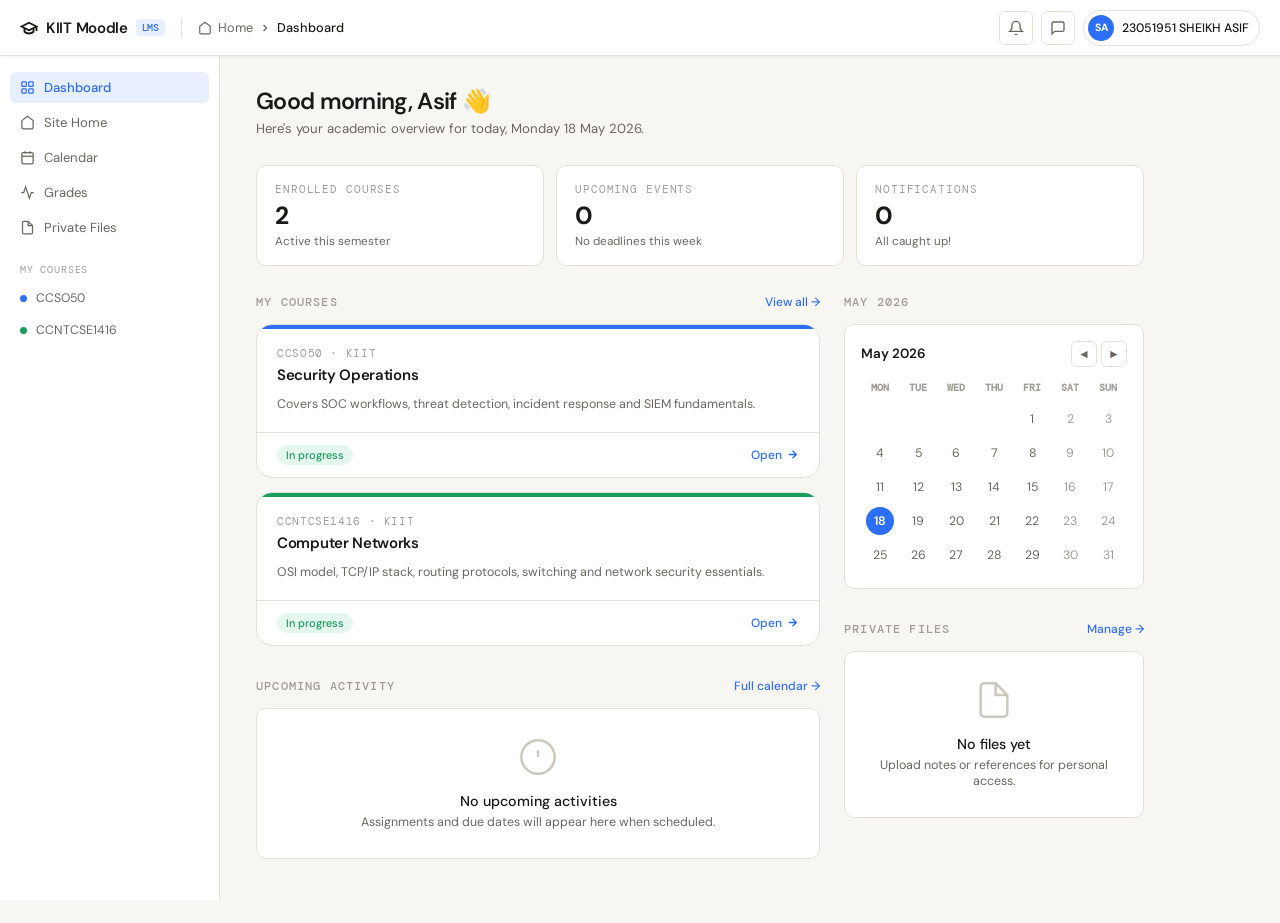
<file: index.html>
<!DOCTYPE html>
<html lang="en">
<head>
  <meta charset="UTF-8" />
  <meta name="viewport" content="width=device-width, initial-scale=1.0" />
  <title>KIIT Moodle — Dashboard</title>

  <!-- Google Fonts: DM Sans (body) + DM Mono (labels) -->
  <link rel="preconnect" href="https://fonts.googleapis.com" />
  <link rel="preconnect" href="https://fonts.gstatic.com" crossorigin />
  <link href="https://fonts.googleapis.com/css2?family=DM+Mono:wght@400;500&family=DM+Sans:ital,opsz,wght@0,9..40,300;0,9..40,400;0,9..40,500;0,9..40,600;1,9..40,400&display=swap" rel="stylesheet" />

  <style>
    /* ─────────────────────────────────────────────
       TOKENS — change these to retheme everything
    ───────────────────────────────────────────── */
    :root {
      --bg:          #f7f6f3;        /* warm off-white, like Notion */
      --surface:     #ffffff;
      --surface-2:   #f0ede8;        /* card hover / subtle bg */
      --border:      #e4e0d8;
      --border-strong: #ccc8be;
      --text:        #1a1916;        /* near-black */
      --text-2:      #6b6760;        /* secondary */
      --text-3:      #a09d99;        /* placeholder / disabled */
      --accent:      #2d6ef7;        /* blue */
      --accent-light:#e8effe;
      --accent-hover:#1f55d4;
      --green:       #1a9e5e;
      --green-light: #e4f7ef;
      --amber:       #c67b13;
      --amber-light: #fef3e0;
      --red:         #d63535;
      --red-light:   #fdeaea;

      --radius-sm:   6px;
      --radius:      10px;
      --radius-lg:   16px;

      --shadow-sm:   0 1px 3px rgba(0,0,0,.06);
      --shadow:      0 4px 16px rgba(0,0,0,.08);
      --shadow-lg:   0 16px 48px rgba(0,0,0,.14);

      --nav-h:       56px;
      --sidebar-w:   220px;

      --font-body:   'DM Sans', sans-serif;
      --font-mono:   'DM Mono', monospace;
    }

    /* ── Reset ── */
    *, *::before, *::after { box-sizing: border-box; margin: 0; padding: 0; }
    html { font-size: 15px; -webkit-font-smoothing: antialiased; }
    body {
      font-family: var(--font-body);
      background: var(--bg);
      color: var(--text);
      min-height: 100vh;
    }
    a { color: inherit; text-decoration: none; }
    button { cursor: pointer; font-family: inherit; }
    ul, ol { list-style: none; }

    /* ── Scrollbar (Webkit) ── */
    ::-webkit-scrollbar { width: 6px; height: 6px; }
    ::-webkit-scrollbar-track { background: transparent; }
    ::-webkit-scrollbar-thumb { background: var(--border-strong); border-radius: 999px; }

    /* ════════════════════════════════════════════
       TOP NAV
    ════════════════════════════════════════════ */
    .topnav {
      position: fixed; top: 0; left: 0; right: 0; z-index: 100;
      height: var(--nav-h);
      background: var(--surface);
      border-bottom: 1px solid var(--border);
      display: flex; align-items: center;
      padding: 0 20px;
      gap: 12px;
      box-shadow: var(--shadow-sm);
    }

    .topnav__logo {
      font-weight: 600;
      font-size: 1rem;
      letter-spacing: -.02em;
      color: var(--text);
      display: flex; align-items: center; gap: 8px;
    }
    .topnav__logo span.badge {
      font-family: var(--font-mono);
      font-size: .65rem;
      background: var(--accent-light);
      color: var(--accent);
      padding: 2px 6px;
      border-radius: 4px;
      font-weight: 500;
    }

    .topnav__sep { width: 1px; height: 20px; background: var(--border); margin: 0 4px; }

    .topnav__breadcrumb {
      font-size: .85rem;
      color: var(--text-2);
      display: flex; align-items: center; gap: 6px;
    }
    .topnav__breadcrumb .active { color: var(--text); font-weight: 500; }

    .topnav__right { margin-left: auto; display: flex; align-items: center; gap: 8px; }

    .icon-btn {
      width: 34px; height: 34px;
      border: 1px solid var(--border);
      border-radius: var(--radius-sm);
      background: transparent;
      display: inline-flex; align-items: center; justify-content: center;
      color: var(--text-2);
      transition: background .15s, color .15s, border-color .15s;
    }
    .icon-btn:hover { background: var(--surface-2); color: var(--text); border-color: var(--border-strong); }
    .icon-btn svg { width: 16px; height: 16px; }

    .avatar-btn {
      display: flex; align-items: center; gap: 8px;
      padding: 4px 10px 4px 4px;
      border: 1px solid var(--border);
      border-radius: 999px;
      background: transparent;
      color: var(--text);
      font-size: .82rem;
      font-weight: 500;
      transition: background .15s;
    }
    .avatar-btn:hover { background: var(--surface-2); }
    .avatar-btn .avatar {
      width: 26px; height: 26px;
      border-radius: 999px;
      background: var(--accent);
      color: #fff;
      font-size: .7rem;
      font-weight: 700;
      display: flex; align-items: center; justify-content: center;
    }

    /* ════════════════════════════════════════════
       LAYOUT: SIDEBAR + MAIN
    ════════════════════════════════════════════ */
    .layout {
      display: flex;
      padding-top: var(--nav-h);
      min-height: 100vh;
    }

    /* ── Sidebar ── */
    .sidebar {
      width: var(--sidebar-w);
      flex-shrink: 0;
      position: sticky; top: var(--nav-h);
      height: calc(100vh - var(--nav-h));
      overflow-y: auto;
      background: var(--surface);
      border-right: 1px solid var(--border);
      padding: 16px 10px;
      display: flex; flex-direction: column; gap: 4px;
    }

    .sidebar__label {
      font-family: var(--font-mono);
      font-size: .68rem;
      letter-spacing: .08em;
      text-transform: uppercase;
      color: var(--text-3);
      padding: 8px 10px 4px;
      margin-top: 8px;
    }

    .sidebar__item {
      display: flex; align-items: center; gap: 9px;
      padding: 7px 10px;
      border-radius: var(--radius-sm);
      font-size: .875rem;
      color: var(--text-2);
      transition: background .13s, color .13s;
      font-weight: 400;
    }
    .sidebar__item:hover { background: var(--surface-2); color: var(--text); }
    .sidebar__item.active {
      background: var(--accent-light);
      color: var(--accent);
      font-weight: 500;
    }
    .sidebar__item svg { width: 15px; height: 15px; flex-shrink: 0; }

    /* course items in sidebar */
    .sidebar__course {
      display: flex; align-items: center; gap: 9px;
      padding: 6px 10px;
      border-radius: var(--radius-sm);
      font-size: .82rem;
      color: var(--text-2);
      transition: background .13s, color .13s;
    }
    .sidebar__course:hover { background: var(--surface-2); color: var(--text); }
    .sidebar__course .dot {
      width: 7px; height: 7px; border-radius: 50%;
      background: var(--border-strong); flex-shrink: 0;
    }

    /* ── Main ── */
    .main {
      flex: 1;
      padding: 32px 36px;
      max-width: 960px;
    }

    /* ════════════════════════════════════════════
       PAGE HEADER
    ════════════════════════════════════════════ */
    .page-header { margin-bottom: 28px; }
    .page-header__greeting {
      font-size: 1.55rem;
      font-weight: 600;
      letter-spacing: -.03em;
      line-height: 1.2;
      margin-bottom: 4px;
    }
    .page-header__sub {
      font-size: .88rem;
      color: var(--text-2);
    }

    /* ════════════════════════════════════════════
       SECTION HEADINGS
    ════════════════════════════════════════════ */
    .section { margin-bottom: 32px; }
    .section__header {
      display: flex; align-items: center; justify-content: space-between;
      margin-bottom: 14px;
    }
    .section__title {
      font-size: .78rem;
      font-family: var(--font-mono);
      text-transform: uppercase;
      letter-spacing: .1em;
      color: var(--text-3);
      font-weight: 500;
    }
    .section__action {
      font-size: .8rem;
      color: var(--accent);
      font-weight: 500;
      transition: color .13s;
    }
    .section__action:hover { color: var(--accent-hover); }

    /* ════════════════════════════════════════════
       COURSE CARDS
    ════════════════════════════════════════════ */
    .course-grid {
      display: grid;
      grid-template-columns: repeat(auto-fill, minmax(280px, 1fr));
      gap: 14px;
    }

    .course-card {
      background: var(--surface);
      border: 1px solid var(--border);
      border-radius: var(--radius-lg);
      overflow: hidden;
      transition: box-shadow .2s, transform .2s, border-color .2s;
      display: flex; flex-direction: column;
      cursor: pointer;
    }
    .course-card:hover {
      box-shadow: var(--shadow);
      transform: translateY(-2px);
      border-color: var(--border-strong);
    }

    /* colour stripe at top */
    .course-card__stripe { height: 4px; }

    .course-card__body { padding: 18px 20px; flex: 1; }
    .course-card__code {
      font-family: var(--font-mono);
      font-size: .7rem;
      color: var(--text-3);
      letter-spacing: .06em;
      margin-bottom: 6px;
    }
    .course-card__name {
      font-size: 1rem;
      font-weight: 600;
      letter-spacing: -.02em;
      line-height: 1.3;
      margin-bottom: 10px;
    }
    .course-card__desc {
      font-size: .83rem;
      color: var(--text-2);
      line-height: 1.5;
    }

    .course-card__footer {
      padding: 12px 20px;
      border-top: 1px solid var(--border);
      display: flex; align-items: center; gap: 8px;
    }
    .pill {
      display: inline-flex; align-items: center; gap: 4px;
      padding: 3px 9px;
      border-radius: 999px;
      font-size: .73rem;
      font-weight: 500;
    }
    .pill--green { background: var(--green-light); color: var(--green); }
    .pill--amber { background: var(--amber-light); color: var(--amber); }
    .pill--blue  { background: var(--accent-light); color: var(--accent); }

    .course-card__footer-action {
      margin-left: auto;
      font-size: .8rem;
      color: var(--accent);
      font-weight: 500;
      display: flex; align-items: center; gap: 4px;
    }
    .course-card__footer-action svg { width: 13px; height: 13px; }

    /* ════════════════════════════════════════════
       STAT ROW
    ════════════════════════════════════════════ */
    .stats-row {
      display: grid;
      grid-template-columns: repeat(3, 1fr);
      gap: 12px;
      margin-bottom: 28px;
    }
    .stat-card {
      background: var(--surface);
      border: 1px solid var(--border);
      border-radius: var(--radius);
      padding: 16px 18px;
    }
    .stat-card__label {
      font-size: .73rem;
      color: var(--text-3);
      font-family: var(--font-mono);
      text-transform: uppercase;
      letter-spacing: .08em;
      margin-bottom: 8px;
    }
    .stat-card__value {
      font-size: 1.65rem;
      font-weight: 700;
      letter-spacing: -.04em;
      line-height: 1;
    }
    .stat-card__sub {
      font-size: .78rem;
      color: var(--text-2);
      margin-top: 4px;
    }

    /* ════════════════════════════════════════════
       TIMELINE / UPCOMING
    ════════════════════════════════════════════ */
    .empty-state {
      background: var(--surface);
      border: 1px solid var(--border);
      border-radius: var(--radius);
      padding: 28px 20px;
      text-align: center;
    }
    .empty-state svg { width: 40px; height: 40px; color: var(--border-strong); margin-bottom: 10px; }
    .empty-state__title { font-size: .95rem; font-weight: 500; margin-bottom: 4px; }
    .empty-state__sub { font-size: .83rem; color: var(--text-2); }

    /* ════════════════════════════════════════════
       CALENDAR MINI
    ════════════════════════════════════════════ */
    .mini-cal {
      background: var(--surface);
      border: 1px solid var(--border);
      border-radius: var(--radius);
      padding: 16px;
    }
    .mini-cal__header {
      display: flex; align-items: center; justify-content: space-between;
      margin-bottom: 14px;
    }
    .mini-cal__month { font-weight: 600; font-size: .9rem; }
    .mini-cal__nav {
      display: flex; gap: 4px;
    }
    .mini-cal__nav button {
      width: 26px; height: 26px;
      border: 1px solid var(--border);
      border-radius: var(--radius-sm);
      background: transparent;
      color: var(--text-2);
      display: flex; align-items: center; justify-content: center;
      font-size: .8rem;
      transition: background .13s;
    }
    .mini-cal__nav button:hover { background: var(--surface-2); }

    .mini-cal table { width: 100%; border-collapse: collapse; }
    .mini-cal th {
      font-family: var(--font-mono);
      font-size: .65rem;
      color: var(--text-3);
      text-transform: uppercase;
      text-align: center;
      padding: 0 0 8px;
    }
    .mini-cal td {
      text-align: center;
      padding: 3px 0;
    }
    .mini-cal td span {
      display: inline-flex; align-items: center; justify-content: center;
      width: 28px; height: 28px;
      border-radius: 999px;
      font-size: .82rem;
      color: var(--text-2);
      transition: background .13s;
    }
    .mini-cal td span:hover { background: var(--surface-2); cursor: pointer; }
    .mini-cal td.today span {
      background: var(--accent);
      color: #fff;
      font-weight: 600;
    }
    .mini-cal td.weekend span { color: var(--text-3); }

    /* ════════════════════════════════════════════
       PDF MODAL
    ════════════════════════════════════════════ */
    .pdf-modal-backdrop {
      position: fixed; inset: 0; z-index: 9999;
      background: rgba(0,0,0,.55);
      backdrop-filter: blur(4px);
      display: flex; align-items: center; justify-content: center;
      padding: 20px;
      opacity: 0;
      pointer-events: none;
      transition: opacity .2s;
    }
    .pdf-modal-backdrop.open {
      opacity: 1;
      pointer-events: all;
    }
    .pdf-modal {
      background: var(--surface);
      border-radius: var(--radius-lg);
      box-shadow: var(--shadow-lg);
      width: 100%; max-width: 900px;
      height: 86vh;
      display: flex; flex-direction: column;
      overflow: hidden;
      transform: translateY(12px);
      transition: transform .2s;
    }
    .pdf-modal-backdrop.open .pdf-modal { transform: translateY(0); }

    .pdf-modal__toolbar {
      display: flex; align-items: center; gap: 10px;
      padding: 12px 16px;
      border-bottom: 1px solid var(--border);
      flex-shrink: 0;
    }
    .pdf-modal__title {
      font-size: .9rem;
      font-weight: 500;
      min-width: 0;
      overflow: hidden;
      text-overflow: ellipsis;
      white-space: nowrap;
    }
    .pdf-modal__toolbar-right { margin-left: auto; display: flex; gap: 8px; }

    .btn {
      display: inline-flex; align-items: center; gap: 6px;
      padding: 6px 14px;
      border-radius: var(--radius-sm);
      font-size: .82rem;
      font-weight: 500;
      border: 1px solid var(--border);
      background: var(--surface);
      color: var(--text);
      transition: background .13s, border-color .13s;
    }
    .btn:hover { background: var(--surface-2); border-color: var(--border-strong); }
    .btn--accent {
      background: var(--accent);
      border-color: var(--accent);
      color: #fff;
    }
    .btn--accent:hover { background: var(--accent-hover); border-color: var(--accent-hover); }
    .btn svg { width: 14px; height: 14px; }

    .pdf-modal__viewer {
      flex: 1;
      overflow: hidden;
    }
    .pdf-modal__viewer iframe {
      width: 100%; height: 100%;
      border: none;
    }
    .pdf-modal__no-preview {
      flex: 1;
      display: flex; flex-direction: column; align-items: center; justify-content: center;
      gap: 12px;
      color: var(--text-2);
      font-size: .9rem;
    }
    .pdf-modal__no-preview svg { width: 48px; height: 48px; color: var(--border-strong); }

    /* ════════════════════════════════════════════
       RIGHT COLUMN
    ════════════════════════════════════════════ */
    .two-col {
      display: grid;
      grid-template-columns: 1fr 300px;
      gap: 24px;
      align-items: start;
    }

    @media (max-width: 900px) {
      .two-col { grid-template-columns: 1fr; }
      .stats-row { grid-template-columns: repeat(2, 1fr); }
      .sidebar { display: none; }
      .main { padding: 20px 16px; }
    }

    /* ── Misc ── */
    .text-muted { color: var(--text-2); }
    .mt-2 { margin-top: 8px; }

    /* ── Fade-in animation ── */
    @keyframes fadeUp {
      from { opacity: 0; transform: translateY(10px); }
      to   { opacity: 1; transform: translateY(0); }
    }
    .fade-up {
      animation: fadeUp .3s ease forwards;
    }
    .fade-up:nth-child(2) { animation-delay: .05s; }
    .fade-up:nth-child(3) { animation-delay: .10s; }
    .fade-up:nth-child(4) { animation-delay: .15s; }

    /* stagger stat cards */
    .stats-row .stat-card:nth-child(1) { animation: fadeUp .3s .0s ease both; }
    .stats-row .stat-card:nth-child(2) { animation: fadeUp .3s .07s ease both; }
    .stats-row .stat-card:nth-child(3) { animation: fadeUp .3s .14s ease both; }
  </style>
</head>
<body>

<!-- ══════════════════════════════════════════════
     TOP NAV
══════════════════════════════════════════════ -->
<nav class="topnav">
  <a href="index.html" class="topnav__logo">
    <svg width="18" height="18" viewBox="0 0 24 24" fill="none" stroke="currentColor" stroke-width="2.5"><path d="M22 10v6M2 10l10-5 10 5-10 5z"/><path d="M6 12v5c3 3 9 3 12 0v-5"/></svg>
    KIIT Moodle
    <span class="badge">LMS</span>
  </a>
  <div class="topnav__sep"></div>
  <div class="topnav__breadcrumb">
    <svg width="14" height="14" viewBox="0 0 24 24" fill="none" stroke="currentColor" stroke-width="2"><path d="M3 9l9-7 9 7v11a2 2 0 01-2 2H5a2 2 0 01-2-2z"/></svg>
    <span>Home</span>
    <svg width="12" height="12" viewBox="0 0 24 24" fill="none" stroke="currentColor" stroke-width="2.5"><polyline points="9 18 15 12 9 6"/></svg>
    <span class="active">Dashboard</span>
  </div>

  <div class="topnav__right">
    <!-- Notifications -->
    <button class="icon-btn" title="Notifications">
      <svg viewBox="0 0 24 24" fill="none" stroke="currentColor" stroke-width="2">
        <path d="M18 8A6 6 0 006 8c0 7-3 9-3 9h18s-3-2-3-9"/><path d="M13.73 21a2 2 0 01-3.46 0"/>
      </svg>
    </button>
    <!-- Messages -->
    <button class="icon-btn" title="Messages">
      <svg viewBox="0 0 24 24" fill="none" stroke="currentColor" stroke-width="2">
        <path d="M21 15a2 2 0 01-2 2H7l-4 4V5a2 2 0 012-2h14a2 2 0 012 2z"/>
      </svg>
    </button>
    <!-- User -->
    <a href="profile.html" class="avatar-btn">
      <div class="avatar">SA</div>
      23051951 SHEIKH ASIF
    </a>
  </div>
</nav>

<!-- ══════════════════════════════════════════════
     LAYOUT
══════════════════════════════════════════════ -->
<div class="layout">

  <!-- ── Sidebar ── -->
  <aside class="sidebar">
    <a href="index.html" class="sidebar__item active">
      <svg viewBox="0 0 24 24" fill="none" stroke="currentColor" stroke-width="2">
        <rect x="3" y="3" width="7" height="7" rx="1"/><rect x="14" y="3" width="7" height="7" rx="1"/>
        <rect x="3" y="14" width="7" height="7" rx="1"/><rect x="14" y="14" width="7" height="7" rx="1"/>
      </svg>
      Dashboard
    </a>
    <a href="index.html" class="sidebar__item">
      <svg viewBox="0 0 24 24" fill="none" stroke="currentColor" stroke-width="2">
        <path d="M3 9l9-7 9 7v11a2 2 0 01-2 2H5a2 2 0 01-2-2z"/>
      </svg>
      Site Home
    </a>
    <a href="calendar.html" class="sidebar__item">
      <svg viewBox="0 0 24 24" fill="none" stroke="currentColor" stroke-width="2">
        <rect x="3" y="4" width="18" height="18" rx="2"/><line x1="16" y1="2" x2="16" y2="6"/><line x1="8" y1="2" x2="8" y2="6"/><line x1="3" y1="10" x2="21" y2="10"/>
      </svg>
      Calendar
    </a>
    <a href="grades.html" class="sidebar__item">
      <svg viewBox="0 0 24 24" fill="none" stroke="currentColor" stroke-width="2">
        <polyline points="22 12 18 12 15 21 9 3 6 12 2 12"/>
      </svg>
      Grades
    </a>
    <a href="profile.html" class="sidebar__item">
      <svg viewBox="0 0 24 24" fill="none" stroke="currentColor" stroke-width="2">
        <path d="M13 2H6a2 2 0 00-2 2v16a2 2 0 002 2h12a2 2 0 002-2V9z"/><polyline points="13 2 13 9 20 9"/>
      </svg>
      Private Files
    </a>

    <div class="sidebar__label">My Courses</div>

    <a href="courses.html#ccso50" class="sidebar__course">
      <div class="dot" style="background:#2d6ef7"></div>
      CCSO50
    </a>
    <a href="courses.html#ccnt" class="sidebar__course">
      <div class="dot" style="background:#1a9e5e"></div>
      CCNTCSE1416
    </a>
  </aside>

  <!-- ── Main ── -->
  <main class="main">

    <!-- Page header -->
    <header class="page-header fade-up">
      <div class="page-header__greeting">Good morning, Asif 👋</div>
      <div class="page-header__sub">Here's your academic overview for today, Monday 18 May 2026.</div>
    </header>

    <!-- Stats row -->
    <div class="stats-row">
      <div class="stat-card">
        <div class="stat-card__label">Enrolled Courses</div>
        <div class="stat-card__value">2</div>
        <div class="stat-card__sub">Active this semester</div>
      </div>
      <div class="stat-card">
        <div class="stat-card__label">Upcoming Events</div>
        <div class="stat-card__value">0</div>
        <div class="stat-card__sub">No deadlines this week</div>
      </div>
      <div class="stat-card">
        <div class="stat-card__label">Notifications</div>
        <div class="stat-card__value">0</div>
        <div class="stat-card__sub">All caught up!</div>
      </div>
    </div>

    <!-- Two-column: courses + sidebar widgets -->
    <div class="two-col">

      <!-- LEFT: courses + timeline -->
      <div>

        <!-- My Courses -->
        <div class="section fade-up">
          <div class="section__header">
            <div class="section__title">My Courses</div>
            <a href="courses.html" class="section__action">View all →</a>
          </div>

          <div class="course-grid">
            <!-- Course 1 -->
            <a href="courses.html#ccso50" class="course-card fade-up">
              <div class="course-card__stripe" style="background:#2d6ef7"></div>
              <div class="course-card__body">
                <div class="course-card__code">CCSO50 · KIIT</div>
                <div class="course-card__name">Security Operations</div>
                <div class="course-card__desc">Covers SOC workflows, threat detection, incident response and SIEM fundamentals.</div>
              </div>
              <div class="course-card__footer">
                <span class="pill pill--green">In progress</span>
                <span class="course-card__footer-action">
                  Open
                  <svg viewBox="0 0 24 24" fill="none" stroke="currentColor" stroke-width="2.5"><line x1="5" y1="12" x2="19" y2="12"/><polyline points="12 5 19 12 12 19"/></svg>
                </span>
              </div>
            </a>

            <!-- Course 2 -->
            <a href="courses.html#ccnt" class="course-card fade-up">
              <div class="course-card__stripe" style="background:#1a9e5e"></div>
              <div class="course-card__body">
                <div class="course-card__code">CCNTCSE1416 · KIIT</div>
                <div class="course-card__name">Computer Networks</div>
                <div class="course-card__desc">OSI model, TCP/IP stack, routing protocols, switching and network security essentials.</div>
              </div>
              <div class="course-card__footer">
                <span class="pill pill--green">In progress</span>
                <span class="course-card__footer-action">
                  Open
                  <svg viewBox="0 0 24 24" fill="none" stroke="currentColor" stroke-width="2.5"><line x1="5" y1="12" x2="19" y2="12"/><polyline points="12 5 19 12 12 19"/></svg>
                </span>
              </div>
            </a>
          </div>
        </div>

        <!-- Timeline / upcoming -->
        <div class="section fade-up">
          <div class="section__header">
            <div class="section__title">Upcoming Activity</div>
            <a href="calendar.html" class="section__action">Full calendar →</a>
          </div>

          <div class="empty-state">
            <svg viewBox="0 0 24 24" fill="none" stroke="currentColor" stroke-width="1.5">
              <circle cx="12" cy="12" r="10"/><line x1="12" y1="8" x2="12" y2="12"/><line x1="12" y1="16" x2="12.01" y2="16"/>
            </svg>
            <div class="empty-state__title">No upcoming activities</div>
            <div class="empty-state__sub">Assignments and due dates will appear here when scheduled.</div>
          </div>
        </div>

      </div><!-- /left -->

      <!-- RIGHT: calendar + private files -->
      <div>

        <!-- Calendar -->
        <div class="section fade-up">
          <div class="section__header">
            <div class="section__title">May 2026</div>
          </div>
          <div class="mini-cal" id="js-cal"></div>
        </div>

        <!-- Private Files -->
        <div class="section fade-up">
          <div class="section__header">
            <div class="section__title">Private Files</div>
            <a href="profile.html" class="section__action">Manage →</a>
          </div>
          <div class="empty-state">
            <svg viewBox="0 0 24 24" fill="none" stroke="currentColor" stroke-width="1.5">
              <path d="M13 2H6a2 2 0 00-2 2v16a2 2 0 002 2h12a2 2 0 002-2V9z"/><polyline points="13 2 13 9 20 9"/>
            </svg>
            <div class="empty-state__title">No files yet</div>
            <div class="empty-state__sub">Upload notes or references for personal access.</div>
          </div>
        </div>

      </div><!-- /right -->

    </div><!-- /two-col -->
  </main><!-- /main -->

</div><!-- /layout -->

<!-- ══════════════════════════════════════════════
     PDF MODAL
══════════════════════════════════════════════ -->
<div class="pdf-modal-backdrop" id="pdf-backdrop" role="dialog" aria-modal="true" aria-label="Document viewer">
  <div class="pdf-modal">
    <div class="pdf-modal__toolbar">
      <svg width="18" height="18" viewBox="0 0 24 24" fill="none" stroke="currentColor" stroke-width="2">
        <path d="M14 2H6a2 2 0 00-2 2v16a2 2 0 002 2h12a2 2 0 002-2V8z"/><polyline points="14 2 14 8 20 8"/>
      </svg>
      <div class="pdf-modal__title" id="pdf-title">Document</div>
      <div class="pdf-modal__toolbar-right">
        <a id="pdf-download-btn" href="#" download class="btn btn--accent">
          <svg viewBox="0 0 24 24" fill="none" stroke="currentColor" stroke-width="2"><path d="M21 15v4a2 2 0 01-2 2H5a2 2 0 01-2-2v-4"/><polyline points="7 10 12 15 17 10"/><line x1="12" y1="15" x2="12" y2="3"/></svg>
          Download
        </a>
        <button class="btn" id="pdf-close-btn">
          <svg viewBox="0 0 24 24" fill="none" stroke="currentColor" stroke-width="2"><line x1="18" y1="6" x2="6" y2="18"/><line x1="6" y1="6" x2="18" y2="18"/></svg>
          Close
        </button>
      </div>
    </div>
    <div class="pdf-modal__viewer" id="pdf-viewer-container">
      <!-- iframe injected by JS -->
    </div>
  </div>
</div>

<!-- ══════════════════════════════════════════════
     JAVASCRIPT
══════════════════════════════════════════════ -->
<script>
/* ─────────────────────────────────────────────
   1.  MINI CALENDAR  (pure JS — no Moodle deps)
───────────────────────────────────────────── */
(function buildCalendar() {
  const today   = new Date(2026, 4, 18);   // May 18 2026
  const year    = today.getFullYear();
  const month   = today.getMonth();
  const dayNames = ['Mon','Tue','Wed','Thu','Fri','Sat','Sun'];

  const firstDay = new Date(year, month, 1).getDay(); // 0=Sun
  // convert so Mon=0
  const startOffset = (firstDay + 6) % 7;
  const daysInMonth = new Date(year, month + 1, 0).getDate();

  let html = `
    <div class="mini-cal__header">
      <span class="mini-cal__month">May 2026</span>
      <div class="mini-cal__nav">
        <button title="Previous month">&#x25C4;</button>
        <button title="Next month">&#x25BA;</button>
      </div>
    </div>
    <table>
      <thead><tr>`;
  dayNames.forEach(d => html += `<th>${d}</th>`);
  html += `</tr></thead><tbody><tr>`;

  let col = 0;
  for (let i = 0; i < startOffset; i++) {
    html += `<td></td>`;
    col++;
  }

  for (let d = 1; d <= daysInMonth; d++) {
    const dow  = (startOffset + d - 1) % 7;          // 0=Mon, 5=Sat, 6=Sun
    const isToday   = d === today.getDate();
    const isWeekend = dow === 5 || dow === 6;

    let cls = '';
    if (isToday)   cls += ' today';
    if (isWeekend && !isToday) cls += ' weekend';

    if (col === 7) { html += `</tr><tr>`; col = 0; }
    html += `<td class="${cls}"><span>${d}</span></td>`;
    col++;
  }
  // fill trailing cells
  while (col > 0 && col < 7) { html += `<td></td>`; col++; }
  html += `</tr></tbody></table>`;

  document.getElementById('js-cal').innerHTML = html;
})();


/* ─────────────────────────────────────────────
   2.  PDF / FILE IN-BROWSER VIEWER
   Intercepts .pdf, .doc, .docx, .ppt etc.
   and opens them in the modal.
───────────────────────────────────────────── */
(function setupPdfViewer() {
  const backdrop  = document.getElementById('pdf-backdrop');
  const container = document.getElementById('pdf-viewer-container');
  const titleEl   = document.getElementById('pdf-title');
  const closeBtn  = document.getElementById('pdf-close-btn');
  const dlBtn     = document.getElementById('pdf-download-btn');

  // Extensions we want to intercept
  const FILE_EXTS = /\.(pdf|doc|docx|ppt|pptx|xls|xlsx|odt|odp|ods)(\?.*)?$/i;

  function openViewer(url, filename) {
    titleEl.textContent = filename || 'Document';
    dlBtn.href = url;
    dlBtn.download = filename || '';

    container.innerHTML = '';

    const isPdf = /\.pdf(\?.*)?$/i.test(url);
    if (isPdf) {
      const iframe = document.createElement('iframe');
      iframe.src = url + '#toolbar=1&navpanes=1&scrollbar=1&view=FitH';
      iframe.title = filename;
      container.appendChild(iframe);
    } else {
      // For non-PDF files use Google Docs Viewer as fallback
      const iframe = document.createElement('iframe');
      iframe.src = `https://docs.google.com/gview?url=${encodeURIComponent(url)}&embedded=true`;
      iframe.title = filename;
      container.appendChild(iframe);
    }

    backdrop.classList.add('open');
    document.body.style.overflow = 'hidden';
  }

  function closeViewer() {
    backdrop.classList.remove('open');
    document.body.style.overflow = '';
    setTimeout(() => { container.innerHTML = ''; }, 250);
  }

  // Click on backdrop to close
  backdrop.addEventListener('click', (e) => {
    if (e.target === backdrop) closeViewer();
  });
  closeBtn.addEventListener('click', closeViewer);

  // Keyboard Escape
  document.addEventListener('keydown', (e) => {
    if (e.key === 'Escape' && backdrop.classList.contains('open')) closeViewer();
  });

  // Intercept link clicks anywhere on the page
  document.addEventListener('click', (e) => {
    const link = e.target.closest('a[href]');
    if (!link) return;
    const href = link.getAttribute('href') || '';
    if (!FILE_EXTS.test(href)) return;

    e.preventDefault();
    const filename = decodeURIComponent(href.split('/').pop().split('?')[0]);
    openViewer(href, filename);
  }, true);

  // Expose globally for userscript use
  window.KIITViewer = { open: openViewer, close: closeViewer };
})();


/* ─────────────────────────────────────────────
   3.  HIDE EMPTY COURSE SECTIONS
   This runs on course pages (not just dashboard).
   If you inject this into kiitmoodle.in/course/view.php
   it will collapse any .section .content that is
   completely empty (no text, no resources, no labels).
───────────────────────────────────────────── */
(function hideEmptyCourseSections() {
  // Only runs if we're on a course/view page
  if (!window.location.pathname.includes('/course/view.php')) return;

  document.addEventListener('DOMContentLoaded', () => {
    const sections = document.querySelectorAll('li.section.main');

    sections.forEach(section => {
      const content = section.querySelector('.content');
      if (!content) return;

      // Check for visible text or activity items
      const activities = content.querySelectorAll('.activity');
      const hasActivities = activities.length > 0;

      // Check for any non-empty text nodes
      const summary = content.querySelector('.summary');
      const summaryText = summary ? summary.textContent.trim() : '';
      const hasSummary = summaryText.length > 0;

      if (!hasActivities && !hasSummary) {
        // Collapse the section with a gentle style
        section.style.cssText = `
          opacity: 0.35;
          pointer-events: none;
          max-height: 0;
          overflow: hidden;
          margin: 0;
          padding: 0;
        `;
      }
    });
  });
})();
</script>

</body>
</html>
</file>
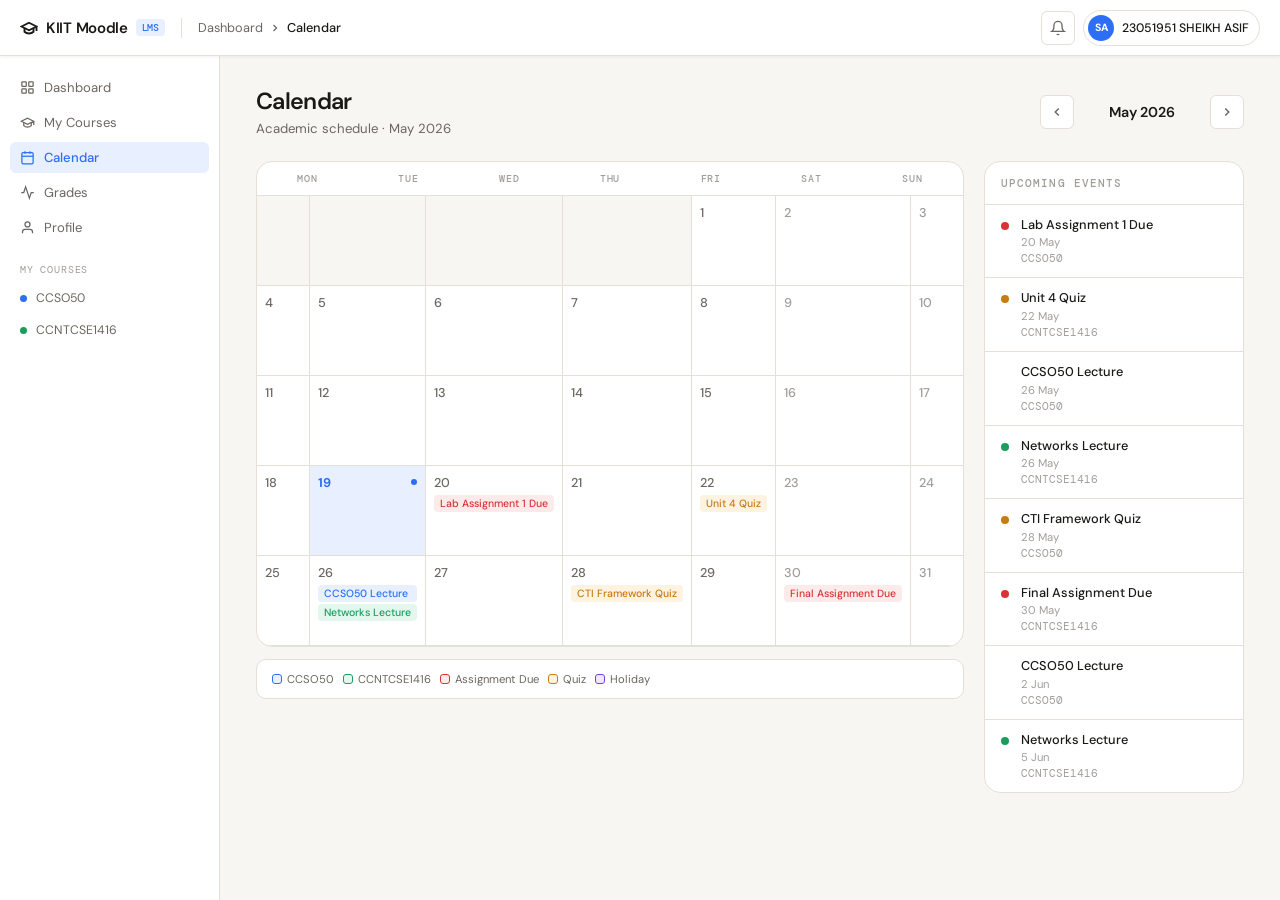
<file: calendar.html>
<!DOCTYPE html>
<html lang="en">
<head>
  <meta charset="UTF-8" />
  <meta name="viewport" content="width=device-width, initial-scale=1.0" />
  <title>Calendar — KIIT Dashboard</title>
  <link rel="preconnect" href="https://fonts.googleapis.com" />
  <link rel="preconnect" href="https://fonts.gstatic.com" crossorigin />
  <link href="https://fonts.googleapis.com/css2?family=DM+Mono:wght@400;500&family=DM+Sans:opsz,wght@9..40,400;9..40,500;9..40,600&display=swap" rel="stylesheet" />
  <style>
    :root{--bg:#f7f6f3;--surface:#fff;--surface-2:#f0ede8;--border:#e4e0d8;--border-strong:#ccc8be;--text:#1a1916;--text-2:#6b6760;--text-3:#a09d99;--accent:#2d6ef7;--accent-light:#e8effe;--accent-hover:#1f55d4;--green:#1a9e5e;--green-light:#e4f7ef;--amber:#c67b13;--amber-light:#fef3e0;--red:#d63535;--red-light:#fdeaea;--purple:#7c3aed;--purple-light:#ede9fe;--radius-sm:6px;--radius:10px;--radius-lg:16px;--shadow-sm:0 1px 3px rgba(0,0,0,.06);--shadow:0 4px 16px rgba(0,0,0,.08);--nav-h:56px;--sidebar-w:220px;--font-body:'DM Sans',sans-serif;--font-mono:'DM Mono',monospace}
    *,*::before,*::after{box-sizing:border-box;margin:0;padding:0}
    html{font-size:15px;-webkit-font-smoothing:antialiased}
    body{font-family:var(--font-body);background:var(--bg);color:var(--text);min-height:100vh}
    a{color:inherit;text-decoration:none}
    button{cursor:pointer;font-family:inherit}
    ul{list-style:none}
    ::-webkit-scrollbar{width:6px}::-webkit-scrollbar-track{background:transparent}::-webkit-scrollbar-thumb{background:var(--border-strong);border-radius:999px}

    /* Nav */
    .topnav{position:fixed;top:0;left:0;right:0;z-index:100;height:var(--nav-h);background:var(--surface);border-bottom:1px solid var(--border);display:flex;align-items:center;padding:0 20px;gap:12px;box-shadow:var(--shadow-sm)}
    .topnav__logo{font-weight:600;font-size:1rem;letter-spacing:-.02em;display:flex;align-items:center;gap:8px}
    .topnav__logo .badge{font-family:var(--font-mono);font-size:.65rem;background:var(--accent-light);color:var(--accent);padding:2px 6px;border-radius:4px;font-weight:500}
    .topnav__sep{width:1px;height:20px;background:var(--border);margin:0 4px}
    .topnav__breadcrumb{font-size:.85rem;color:var(--text-2);display:flex;align-items:center;gap:6px}
    .topnav__breadcrumb .active{color:var(--text);font-weight:500}
    .topnav__right{margin-left:auto;display:flex;align-items:center;gap:8px}
    .icon-btn{width:34px;height:34px;border:1px solid var(--border);border-radius:var(--radius-sm);background:transparent;display:inline-flex;align-items:center;justify-content:center;color:var(--text-2);transition:background .15s}
    .icon-btn:hover{background:var(--surface-2);color:var(--text)}
    .icon-btn svg{width:16px;height:16px}
    .avatar-btn{display:flex;align-items:center;gap:8px;padding:4px 10px 4px 4px;border:1px solid var(--border);border-radius:999px;background:transparent;font-size:.82rem;font-weight:500;transition:background .15s}
    .avatar-btn:hover{background:var(--surface-2)}
    .avatar-btn .avatar{width:26px;height:26px;border-radius:999px;background:var(--accent);color:#fff;font-size:.7rem;font-weight:700;display:flex;align-items:center;justify-content:center}

    /* Layout */
    .layout{display:flex;padding-top:var(--nav-h);min-height:100vh}
    .sidebar{width:var(--sidebar-w);flex-shrink:0;position:sticky;top:var(--nav-h);height:calc(100vh - var(--nav-h));overflow-y:auto;background:var(--surface);border-right:1px solid var(--border);padding:16px 10px;display:flex;flex-direction:column;gap:4px}
    .sidebar__label{font-family:var(--font-mono);font-size:.68rem;letter-spacing:.08em;text-transform:uppercase;color:var(--text-3);padding:8px 10px 4px;margin-top:8px}
    .sidebar__item{display:flex;align-items:center;gap:9px;padding:7px 10px;border-radius:var(--radius-sm);font-size:.875rem;color:var(--text-2);transition:background .13s,color .13s}
    .sidebar__item:hover{background:var(--surface-2);color:var(--text)}
    .sidebar__item.active{background:var(--accent-light);color:var(--accent);font-weight:500}
    .sidebar__item svg{width:15px;height:15px;flex-shrink:0}
    .sidebar__course{display:flex;align-items:center;gap:9px;padding:6px 10px;border-radius:var(--radius-sm);font-size:.82rem;color:var(--text-2);transition:background .13s}
    .sidebar__course:hover{background:var(--surface-2);color:var(--text)}
    .sidebar__course .dot{width:7px;height:7px;border-radius:50%;flex-shrink:0}
    .main{flex:1;padding:32px 36px}

    /* Page header */
    .page-header{margin-bottom:24px;display:flex;align-items:center;justify-content:space-between;flex-wrap:wrap;gap:12px}
    .page-header__left{}
    .page-header__title{font-size:1.55rem;font-weight:600;letter-spacing:-.03em;line-height:1.2;margin-bottom:4px}
    .page-header__sub{font-size:.88rem;color:var(--text-2)}
    .page-header__nav{display:flex;align-items:center;gap:8px}
    .nav-btn{width:34px;height:34px;border:1px solid var(--border);border-radius:var(--radius-sm);background:var(--surface);display:flex;align-items:center;justify-content:center;color:var(--text-2);transition:background .13s}
    .nav-btn:hover{background:var(--surface-2);color:var(--text)}
    .nav-btn svg{width:14px;height:14px}
    .month-label{font-size:.95rem;font-weight:600;min-width:120px;text-align:center}

    /* Two-col layout */
    .cal-layout{display:grid;grid-template-columns:1fr 260px;gap:20px;align-items:start}
    @media(max-width:900px){.cal-layout{grid-template-columns:1fr}.sidebar{display:none}.main{padding:20px 16px}}

    /* Calendar grid */
    .cal-card{background:var(--surface);border:1px solid var(--border);border-radius:var(--radius-lg);overflow:hidden}
    .cal-grid{display:grid;grid-template-columns:repeat(7,1fr)}
    .cal-grid__head{display:grid;grid-template-columns:repeat(7,1fr);border-bottom:1px solid var(--border)}
    .cal-grid__head div{padding:10px 0;text-align:center;font-family:var(--font-mono);font-size:.68rem;color:var(--text-3);text-transform:uppercase;letter-spacing:.08em;font-weight:500}
    .cal-cell{min-height:90px;border-right:1px solid var(--border);border-bottom:1px solid var(--border);padding:8px;position:relative;transition:background .13s;cursor:pointer}
    .cal-cell:hover{background:var(--surface-2)}
    .cal-cell:nth-child(7n){border-right:none}
    .cal-cell--empty{background:var(--bg);cursor:default}
    .cal-cell--empty:hover{background:var(--bg)}
    .cal-cell--today{background:var(--accent-light)}
    .cal-cell--today:hover{background:#dce9fd}
    .cal-cell--weekend .cal-day{color:var(--text-3)}
    .cal-day{font-size:.85rem;font-weight:500;color:var(--text-2);margin-bottom:4px;display:flex;align-items:center;justify-content:space-between}
    .cal-cell--today .cal-day{color:var(--accent);font-weight:700}
    .today-dot{width:6px;height:6px;background:var(--accent);border-radius:50%}
    .cal-event{font-size:.7rem;padding:2px 6px;border-radius:4px;margin-bottom:2px;white-space:nowrap;overflow:hidden;text-overflow:ellipsis;font-weight:500}
    .cal-event--blue{background:var(--accent-light);color:var(--accent)}
    .cal-event--green{background:var(--green-light);color:var(--green)}
    .cal-event--amber{background:var(--amber-light);color:var(--amber)}
    .cal-event--red{background:var(--red-light);color:var(--red)}
    .cal-event--purple{background:var(--purple-light);color:var(--purple)}

    /* Legend */
    .legend{display:flex;flex-wrap:wrap;gap:10px;margin-top:12px;padding:12px 16px;background:var(--surface);border:1px solid var(--border);border-radius:var(--radius)}
    .legend-item{display:flex;align-items:center;gap:6px;font-size:.75rem;color:var(--text-2)}
    .legend-dot{width:8px;height:8px;border-radius:2px;flex-shrink:0}

    /* Sidebar events list */
    .events-card{background:var(--surface);border:1px solid var(--border);border-radius:var(--radius-lg);overflow:hidden}
    .events-card__header{padding:14px 16px;border-bottom:1px solid var(--border);font-family:var(--font-mono);font-size:.72rem;text-transform:uppercase;letter-spacing:.1em;color:var(--text-3);font-weight:500}
    .event-item{padding:12px 16px;border-bottom:1px solid var(--border);display:flex;gap:12px;align-items:flex-start;cursor:pointer;transition:background .13s}
    .event-item:last-child{border-bottom:none}
    .event-item:hover{background:var(--surface-2)}
    .event-dot{width:8px;height:8px;border-radius:50%;flex-shrink:0;margin-top:5px}
    .event-info{}
    .event-name{font-size:.85rem;font-weight:500;color:var(--text);line-height:1.3}
    .event-meta{font-size:.75rem;color:var(--text-3);margin-top:2px}
    .event-course{font-size:.7rem;font-family:var(--font-mono);color:var(--text-3);margin-top:3px}
    .no-events{padding:20px 16px;text-align:center;color:var(--text-3);font-size:.85rem}

    @keyframes fadeUp{from{opacity:0;transform:translateY(8px)}to{opacity:1;transform:translateY(0)}}
    .fade-up{animation:fadeUp .25s ease both}
  </style>
</head>
<body>

<nav class="topnav">
  <a href="index.html" class="topnav__logo">
    <svg width="18" height="18" viewBox="0 0 24 24" fill="none" stroke="currentColor" stroke-width="2.5"><path d="M22 10v6M2 10l10-5 10 5-10 5z"/><path d="M6 12v5c3 3 9 3 12 0v-5"/></svg>
    KIIT Moodle <span class="badge">LMS</span>
  </a>
  <div class="topnav__sep"></div>
  <div class="topnav__breadcrumb">
    <a href="index.html" style="color:var(--text-2)">Dashboard</a>
    <svg width="12" height="12" viewBox="0 0 24 24" fill="none" stroke="currentColor" stroke-width="2.5"><polyline points="9 18 15 12 9 6"/></svg>
    <span class="active">Calendar</span>
  </div>
  <div class="topnav__right">
    <button class="icon-btn"><svg viewBox="0 0 24 24" fill="none" stroke="currentColor" stroke-width="2"><path d="M18 8A6 6 0 006 8c0 7-3 9-3 9h18s-3-2-3-9"/><path d="M13.73 21a2 2 0 01-3.46 0"/></svg></button>
    <a href="profile.html" class="avatar-btn"><div class="avatar">SA</div>23051951 SHEIKH ASIF</a>
  </div>
</nav>

<div class="layout">
  <aside class="sidebar">
    <a href="index.html" class="sidebar__item"><svg viewBox="0 0 24 24" fill="none" stroke="currentColor" stroke-width="2"><rect x="3" y="3" width="7" height="7" rx="1"/><rect x="14" y="3" width="7" height="7" rx="1"/><rect x="3" y="14" width="7" height="7" rx="1"/><rect x="14" y="14" width="7" height="7" rx="1"/></svg>Dashboard</a>
    <a href="courses.html" class="sidebar__item"><svg viewBox="0 0 24 24" fill="none" stroke="currentColor" stroke-width="2"><path d="M22 10v6M2 10l10-5 10 5-10 5z"/><path d="M6 12v5c3 3 9 3 12 0v-5"/></svg>My Courses</a>
    <a href="calendar.html" class="sidebar__item active"><svg viewBox="0 0 24 24" fill="none" stroke="currentColor" stroke-width="2"><rect x="3" y="4" width="18" height="18" rx="2"/><line x1="16" y1="2" x2="16" y2="6"/><line x1="8" y1="2" x2="8" y2="6"/><line x1="3" y1="10" x2="21" y2="10"/></svg>Calendar</a>
    <a href="grades.html" class="sidebar__item"><svg viewBox="0 0 24 24" fill="none" stroke="currentColor" stroke-width="2"><polyline points="22 12 18 12 15 21 9 3 6 12 2 12"/></svg>Grades</a>
    <a href="profile.html" class="sidebar__item"><svg viewBox="0 0 24 24" fill="none" stroke="currentColor" stroke-width="2"><path d="M20 21v-2a4 4 0 00-4-4H8a4 4 0 00-4 4v2"/><circle cx="12" cy="7" r="4"/></svg>Profile</a>
    <div class="sidebar__label">My Courses</div>
    <a href="courses.html#ccso50" class="sidebar__course"><div class="dot" style="background:#2d6ef7"></div>CCSO50</a>
    <a href="courses.html#ccnt" class="sidebar__course"><div class="dot" style="background:#1a9e5e"></div>CCNTCSE1416</a>
  </aside>

  <main class="main">
    <div class="page-header fade-up">
      <div class="page-header__left">
        <div class="page-header__title">Calendar</div>
        <div class="page-header__sub">Academic schedule · May 2026</div>
      </div>
      <div class="page-header__nav">
        <button class="nav-btn" onclick="changeMonth(-1)"><svg viewBox="0 0 24 24" fill="none" stroke="currentColor" stroke-width="2.5"><polyline points="15 18 9 12 15 6"/></svg></button>
        <span class="month-label" id="month-label">May 2026</span>
        <button class="nav-btn" onclick="changeMonth(1)"><svg viewBox="0 0 24 24" fill="none" stroke="currentColor" stroke-width="2.5"><polyline points="9 18 15 12 9 6"/></svg></button>
      </div>
    </div>

    <div class="cal-layout fade-up">
      <!-- Calendar -->
      <div>
        <div class="cal-card">
          <div class="cal-grid__head">
            <div>Mon</div><div>Tue</div><div>Wed</div><div>Thu</div><div>Fri</div><div>Sat</div><div>Sun</div>
          </div>
          <div class="cal-grid" id="cal-grid"></div>
        </div>
        <div class="legend">
          <div class="legend-item"><div class="legend-dot" style="background:var(--accent-light);outline:1px solid var(--accent)"></div>CCSO50</div>
          <div class="legend-item"><div class="legend-dot" style="background:var(--green-light);outline:1px solid var(--green)"></div>CCNTCSE1416</div>
          <div class="legend-item"><div class="legend-dot" style="background:var(--red-light);outline:1px solid var(--red)"></div>Assignment Due</div>
          <div class="legend-item"><div class="legend-dot" style="background:var(--amber-light);outline:1px solid var(--amber)"></div>Quiz</div>
          <div class="legend-item"><div class="legend-dot" style="background:var(--purple-light);outline:1px solid var(--purple)"></div>Holiday</div>
        </div>
      </div>

      <!-- Upcoming events list -->
      <div class="events-card">
        <div class="events-card__header">Upcoming Events</div>
        <div id="events-list"></div>
      </div>
    </div>
  </main>
</div>

<script>
  /* ── Event data ── */
  const EVENTS = [
    { date: '2026-05-20', name: 'Lab Assignment 1 Due', course: 'CCSO50', type: 'red' },
    { date: '2026-05-22', name: 'Unit 4 Quiz', course: 'CCNTCSE1416', type: 'amber' },
    { date: '2026-05-26', name: 'CCSO50 Lecture', course: 'CCSO50', type: 'blue' },
    { date: '2026-05-26', name: 'Networks Lecture', course: 'CCNTCSE1416', type: 'green' },
    { date: '2026-05-28', name: 'CTI Framework Quiz', course: 'CCSO50', type: 'amber' },
    { date: '2026-05-30', name: 'Final Assignment Due', course: 'CCNTCSE1416', type: 'red' },
    { date: '2026-06-02', name: 'CCSO50 Lecture', course: 'CCSO50', type: 'blue' },
    { date: '2026-06-05', name: 'Networks Lecture', course: 'CCNTCSE1416', type: 'green' },
    { date: '2026-06-10', name: 'Mid-term Exams Begin', course: 'Both', type: 'red' },
    { date: '2026-06-15', name: 'Study Holiday', course: '', type: 'purple' },
  ];

  let currentYear = 2026, currentMonth = 4; // 0-indexed: 4=May
  const TODAY = new Date(2026, 4, 19); // May 19 2026

  const MONTH_NAMES = ['January','February','March','April','May','June','July','August','September','October','November','December'];

  function getEventsForDate(y, m, d) {
    const key = `${y}-${String(m+1).padStart(2,'0')}-${String(d).padStart(2,'0')}`;
    return EVENTS.filter(e => e.date === key);
  }

  function renderCalendar() {
    document.getElementById('month-label').textContent = `${MONTH_NAMES[currentMonth]} ${currentYear}`;
    const grid = document.getElementById('cal-grid');
    grid.innerHTML = '';

    const firstDay = new Date(currentYear, currentMonth, 1).getDay(); // 0=Sun
    const startOffset = (firstDay + 6) % 7; // Mon=0
    const daysInMonth = new Date(currentYear, currentMonth + 1, 0).getDate();

    // Empty cells
    for (let i = 0; i < startOffset; i++) {
      const cell = document.createElement('div');
      cell.className = 'cal-cell cal-cell--empty';
      grid.appendChild(cell);
    }

    for (let d = 1; d <= daysInMonth; d++) {
      const dow = (startOffset + d - 1) % 7;
      const isToday = d === TODAY.getDate() && currentMonth === TODAY.getMonth() && currentYear === TODAY.getFullYear();
      const isWeekend = dow === 5 || dow === 6;
      const events = getEventsForDate(currentYear, currentMonth, d);

      const cell = document.createElement('div');
      cell.className = 'cal-cell' + (isToday ? ' cal-cell--today' : '') + (isWeekend ? ' cal-cell--weekend' : '');

      let evHtml = events.slice(0, 2).map(e =>
        `<div class="cal-event cal-event--${e.type}">${e.name}</div>`
      ).join('');
      if (events.length > 2) evHtml += `<div class="cal-event cal-event--blue">+${events.length-2} more</div>`;

      cell.innerHTML = `<div class="cal-day"><span>${d}</span>${isToday ? '<div class="today-dot"></div>' : ''}</div>${evHtml}`;
      grid.appendChild(cell);
    }

    renderEventsList();
  }

  function renderEventsList() {
    const list = document.getElementById('events-list');
    const upcoming = EVENTS
      .filter(e => {
        const d = new Date(e.date);
        return d >= TODAY;
      })
      .sort((a,b) => new Date(a.date) - new Date(b.date))
      .slice(0, 8);

    if (upcoming.length === 0) {
      list.innerHTML = '<div class="no-events">No upcoming events</div>';
      return;
    }

    list.innerHTML = upcoming.map(e => {
      const d = new Date(e.date);
      const label = d.toLocaleDateString('en-IN', { day:'numeric', month:'short' });
      return `
        <div class="event-item">
          <div class="event-dot" style="background:var(--${e.type})"></div>
          <div class="event-info">
            <div class="event-name">${e.name}</div>
            <div class="event-meta">${label}</div>
            ${e.course ? `<div class="event-course">${e.course}</div>` : ''}
          </div>
        </div>`;
    }).join('');
  }

  function changeMonth(dir) {
    currentMonth += dir;
    if (currentMonth < 0) { currentMonth = 11; currentYear--; }
    if (currentMonth > 11) { currentMonth = 0; currentYear++; }
    renderCalendar();
  }

  renderCalendar();
</script>
</body>
</html>
</file>
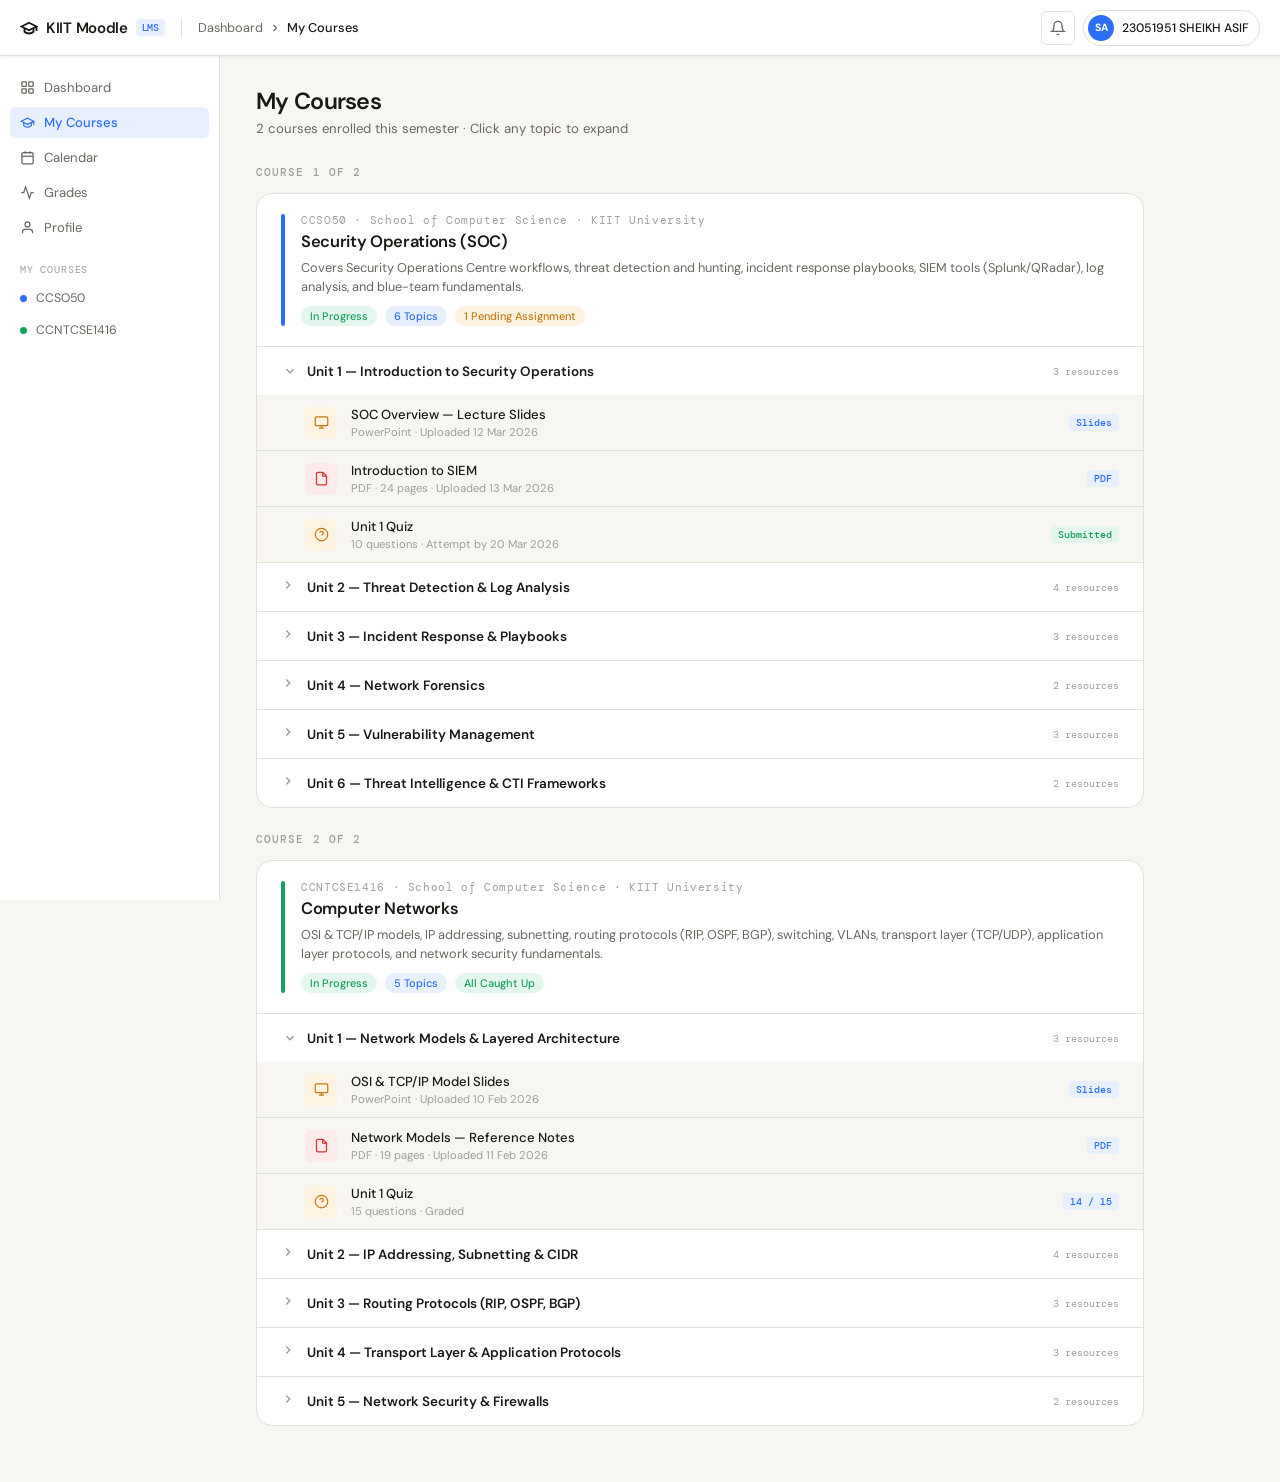
<file: courses.html>
<!DOCTYPE html>
<html lang="en">
<head>
  <meta charset="UTF-8" />
  <meta name="viewport" content="width=device-width, initial-scale=1.0" />
  <title>My Courses — KIIT Dashboard</title>
  <link rel="preconnect" href="https://fonts.googleapis.com" />
  <link rel="preconnect" href="https://fonts.gstatic.com" crossorigin />
  <link href="https://fonts.googleapis.com/css2?family=DM+Mono:wght@400;500&family=DM+Sans:opsz,wght@9..40,300;9..40,400;9..40,500;9..40,600&display=swap" rel="stylesheet" />
  <style>
    :root {
      --bg:#f7f6f3;--surface:#fff;--surface-2:#f0ede8;
      --border:#e4e0d8;--border-strong:#ccc8be;
      --text:#1a1916;--text-2:#6b6760;--text-3:#a09d99;
      --accent:#2d6ef7;--accent-light:#e8effe;--accent-hover:#1f55d4;
      --green:#1a9e5e;--green-light:#e4f7ef;
      --amber:#c67b13;--amber-light:#fef3e0;
      --red:#d63535;--red-light:#fdeaea;
      --purple:#7c3aed;--purple-light:#ede9fe;
      --radius-sm:6px;--radius:10px;--radius-lg:16px;
      --shadow-sm:0 1px 3px rgba(0,0,0,.06);
      --shadow:0 4px 16px rgba(0,0,0,.08);
      --nav-h:56px;--sidebar-w:220px;
      --font-body:'DM Sans',sans-serif;--font-mono:'DM Mono',monospace;
    }
    *,*::before,*::after{box-sizing:border-box;margin:0;padding:0}
    html{font-size:15px;-webkit-font-smoothing:antialiased}
    body{font-family:var(--font-body);background:var(--bg);color:var(--text);min-height:100vh}
    a{color:inherit;text-decoration:none}
    button{cursor:pointer;font-family:inherit}
    ul,ol{list-style:none}
    ::-webkit-scrollbar{width:6px;height:6px}
    ::-webkit-scrollbar-track{background:transparent}
    ::-webkit-scrollbar-thumb{background:var(--border-strong);border-radius:999px}

    /* ── Nav ── */
    .topnav{position:fixed;top:0;left:0;right:0;z-index:100;height:var(--nav-h);background:var(--surface);border-bottom:1px solid var(--border);display:flex;align-items:center;padding:0 20px;gap:12px;box-shadow:var(--shadow-sm)}
    .topnav__logo{font-weight:600;font-size:1rem;letter-spacing:-.02em;display:flex;align-items:center;gap:8px}
    .topnav__logo .badge{font-family:var(--font-mono);font-size:.65rem;background:var(--accent-light);color:var(--accent);padding:2px 6px;border-radius:4px;font-weight:500}
    .topnav__sep{width:1px;height:20px;background:var(--border);margin:0 4px}
    .topnav__breadcrumb{font-size:.85rem;color:var(--text-2);display:flex;align-items:center;gap:6px}
    .topnav__breadcrumb .active{color:var(--text);font-weight:500}
    .topnav__right{margin-left:auto;display:flex;align-items:center;gap:8px}
    .icon-btn{width:34px;height:34px;border:1px solid var(--border);border-radius:var(--radius-sm);background:transparent;display:inline-flex;align-items:center;justify-content:center;color:var(--text-2);transition:background .15s,color .15s}
    .icon-btn:hover{background:var(--surface-2);color:var(--text)}
    .icon-btn svg{width:16px;height:16px}
    .avatar-btn{display:flex;align-items:center;gap:8px;padding:4px 10px 4px 4px;border:1px solid var(--border);border-radius:999px;background:transparent;font-size:.82rem;font-weight:500;transition:background .15s}
    .avatar-btn:hover{background:var(--surface-2)}
    .avatar-btn .avatar{width:26px;height:26px;border-radius:999px;background:var(--accent);color:#fff;font-size:.7rem;font-weight:700;display:flex;align-items:center;justify-content:center}

    /* ── Layout ── */
    .layout{display:flex;padding-top:var(--nav-h);min-height:100vh}
    .sidebar{width:var(--sidebar-w);flex-shrink:0;position:sticky;top:var(--nav-h);height:calc(100vh - var(--nav-h));overflow-y:auto;background:var(--surface);border-right:1px solid var(--border);padding:16px 10px;display:flex;flex-direction:column;gap:4px}
    .sidebar__label{font-family:var(--font-mono);font-size:.68rem;letter-spacing:.08em;text-transform:uppercase;color:var(--text-3);padding:8px 10px 4px;margin-top:8px}
    .sidebar__item{display:flex;align-items:center;gap:9px;padding:7px 10px;border-radius:var(--radius-sm);font-size:.875rem;color:var(--text-2);transition:background .13s,color .13s}
    .sidebar__item:hover{background:var(--surface-2);color:var(--text)}
    .sidebar__item.active{background:var(--accent-light);color:var(--accent);font-weight:500}
    .sidebar__item svg{width:15px;height:15px;flex-shrink:0}
    .sidebar__course{display:flex;align-items:center;gap:9px;padding:6px 10px;border-radius:var(--radius-sm);font-size:.82rem;color:var(--text-2);transition:background .13s,color .13s}
    .sidebar__course:hover{background:var(--surface-2);color:var(--text)}
    .sidebar__course .dot{width:7px;height:7px;border-radius:50%;flex-shrink:0}
    .main{flex:1;padding:32px 36px;max-width:960px}

    /* ── Page header ── */
    .page-header{margin-bottom:28px}
    .page-header__title{font-size:1.55rem;font-weight:600;letter-spacing:-.03em;line-height:1.2;margin-bottom:4px}
    .page-header__sub{font-size:.88rem;color:var(--text-2)}

    /* ── Section label ── */
    .section-label{font-family:var(--font-mono);font-size:.72rem;text-transform:uppercase;letter-spacing:.1em;color:var(--text-3);margin-bottom:14px;font-weight:500}

    /* ── Course block ── */
    .course-block{background:var(--surface);border:1px solid var(--border);border-radius:var(--radius-lg);overflow:hidden;margin-bottom:24px}
    .course-block__header{padding:20px 24px;border-bottom:1px solid var(--border);display:flex;align-items:flex-start;gap:16px}
    .course-block__stripe{width:4px;border-radius:999px;flex-shrink:0;align-self:stretch}
    .course-block__meta{}
    .course-block__code{font-family:var(--font-mono);font-size:.7rem;color:var(--text-3);letter-spacing:.06em;margin-bottom:4px}
    .course-block__name{font-size:1.1rem;font-weight:600;letter-spacing:-.02em;margin-bottom:6px}
    .course-block__desc{font-size:.85rem;color:var(--text-2);line-height:1.5}
    .course-block__pills{display:flex;gap:8px;margin-top:10px;flex-wrap:wrap}

    /* ── Pill ── */
    .pill{display:inline-flex;align-items:center;gap:4px;padding:3px 9px;border-radius:999px;font-size:.73rem;font-weight:500}
    .pill--green{background:var(--green-light);color:var(--green)}
    .pill--amber{background:var(--amber-light);color:var(--amber)}
    .pill--blue{background:var(--accent-light);color:var(--accent)}
    .pill--purple{background:var(--purple-light);color:var(--purple)}
    .pill--red{background:var(--red-light);color:var(--red)}

    /* ── Topic sections ── */
    .topic{border-bottom:1px solid var(--border)}
    .topic:last-child{border-bottom:none}
    .topic__header{display:flex;align-items:center;gap:12px;padding:14px 24px;cursor:pointer;user-select:none;transition:background .13s}
    .topic__header:hover{background:var(--surface-2)}
    .topic__chevron{color:var(--text-3);transition:transform .2s;flex-shrink:0}
    .topic__chevron svg{width:14px;height:14px}
    .topic.open .topic__chevron{transform:rotate(90deg)}
    .topic__title{font-size:.9rem;font-weight:600;color:var(--text);flex:1}
    .topic__count{font-family:var(--font-mono);font-size:.68rem;color:var(--text-3)}
    .topic__body{display:none;background:var(--bg)}
    .topic.open .topic__body{display:block}

    /* ── Resource items ── */
    .resource{display:flex;align-items:center;gap:14px;padding:11px 24px 11px 48px;border-bottom:1px solid var(--border);transition:background .13s;cursor:pointer}
    .resource:last-child{border-bottom:none}
    .resource:hover{background:var(--surface-2)}
    .resource__icon{width:32px;height:32px;border-radius:var(--radius-sm);display:flex;align-items:center;justify-content:center;flex-shrink:0}
    .resource__icon svg{width:15px;height:15px}
    .resource__icon--pdf{background:#fdeaea;color:var(--red)}
    .resource__icon--slides{background:var(--amber-light);color:var(--amber)}
    .resource__icon--assign{background:var(--accent-light);color:var(--accent)}
    .resource__icon--video{background:var(--purple-light);color:var(--purple)}
    .resource__icon--link{background:var(--green-light);color:var(--green)}
    .resource__icon--quiz{background:#fef3e0;color:var(--amber)}
    .resource__info{flex:1;min-width:0}
    .resource__name{font-size:.875rem;font-weight:500;color:var(--text);white-space:nowrap;overflow:hidden;text-overflow:ellipsis}
    .resource__meta{font-size:.75rem;color:var(--text-3);margin-top:2px}
    .resource__badge{font-family:var(--font-mono);font-size:.65rem;padding:2px 7px;border-radius:4px;font-weight:500;flex-shrink:0}
    .resource__badge--due{background:var(--red-light);color:var(--red)}
    .resource__badge--submitted{background:var(--green-light);color:var(--green)}
    .resource__badge--graded{background:var(--accent-light);color:var(--accent)}

    /* ── PDF modal ── */
    .pdf-backdrop{position:fixed;inset:0;z-index:9999;background:rgba(0,0,0,.55);backdrop-filter:blur(4px);display:flex;align-items:center;justify-content:center;padding:20px;opacity:0;pointer-events:none;transition:opacity .2s}
    .pdf-backdrop.open{opacity:1;pointer-events:all}
    .pdf-modal{background:var(--surface);border-radius:var(--radius-lg);box-shadow:0 24px 64px rgba(0,0,0,.2);width:100%;max-width:900px;height:88vh;display:flex;flex-direction:column;overflow:hidden;transform:translateY(12px);transition:transform .22s}
    .pdf-backdrop.open .pdf-modal{transform:translateY(0)}
    .pdf-toolbar{display:flex;align-items:center;gap:10px;padding:12px 16px;border-bottom:1px solid var(--border);flex-shrink:0}
    .pdf-title{font-size:.88rem;font-weight:500;flex:1;overflow:hidden;text-overflow:ellipsis;white-space:nowrap}
    .pdf-toolbar-right{margin-left:auto;display:flex;gap:8px}
    .btn{display:inline-flex;align-items:center;gap:6px;padding:6px 14px;border-radius:var(--radius-sm);font-size:.82rem;font-weight:500;border:1px solid var(--border);background:var(--surface);color:var(--text);cursor:pointer;font-family:inherit;transition:background .13s,border-color .13s;text-decoration:none}
    .btn:hover{background:var(--surface-2);border-color:var(--border-strong)}
    .btn--accent{background:var(--accent);border-color:var(--accent);color:#fff}
    .btn--accent:hover{background:var(--accent-hover);border-color:var(--accent-hover)}
    .btn svg{width:14px;height:14px}
    .pdf-viewer{flex:1;overflow:hidden}
    .pdf-viewer iframe{width:100%;height:100%;border:none}
    .pdf-placeholder{flex:1;display:flex;flex-direction:column;align-items:center;justify-content:center;gap:12px;color:var(--text-2)}
    .pdf-placeholder svg{width:52px;height:52px;color:var(--border-strong)}
    .pdf-placeholder p{font-size:.9rem}
    .pdf-placeholder small{font-size:.8rem;color:var(--text-3)}

    @media(max-width:900px){.sidebar{display:none}.main{padding:20px 16px}}
    @keyframes fadeUp{from{opacity:0;transform:translateY(8px)}to{opacity:1;transform:translateY(0)}}
    .fade-up{animation:fadeUp .25s ease both}
  </style>
</head>
<body>

<!-- NAV -->
<nav class="topnav">
  <a href="index.html" class="topnav__logo">
    <svg width="18" height="18" viewBox="0 0 24 24" fill="none" stroke="currentColor" stroke-width="2.5"><path d="M22 10v6M2 10l10-5 10 5-10 5z"/><path d="M6 12v5c3 3 9 3 12 0v-5"/></svg>
    KIIT Moodle
    <span class="badge">LMS</span>
  </a>
  <div class="topnav__sep"></div>
  <div class="topnav__breadcrumb">
    <a href="index.html" style="color:var(--text-2)">Dashboard</a>
    <svg width="12" height="12" viewBox="0 0 24 24" fill="none" stroke="currentColor" stroke-width="2.5"><polyline points="9 18 15 12 9 6"/></svg>
    <span class="active">My Courses</span>
  </div>
  <div class="topnav__right">
    <button class="icon-btn"><svg viewBox="0 0 24 24" fill="none" stroke="currentColor" stroke-width="2"><path d="M18 8A6 6 0 006 8c0 7-3 9-3 9h18s-3-2-3-9"/><path d="M13.73 21a2 2 0 01-3.46 0"/></svg></button>
    <a href="profile.html" class="avatar-btn"><div class="avatar">SA</div>23051951 SHEIKH ASIF</a>
  </div>
</nav>

<div class="layout">
  <!-- SIDEBAR -->
  <aside class="sidebar">
    <a href="index.html" class="sidebar__item">
      <svg viewBox="0 0 24 24" fill="none" stroke="currentColor" stroke-width="2"><rect x="3" y="3" width="7" height="7" rx="1"/><rect x="14" y="3" width="7" height="7" rx="1"/><rect x="3" y="14" width="7" height="7" rx="1"/><rect x="14" y="14" width="7" height="7" rx="1"/></svg>
      Dashboard
    </a>
    <a href="courses.html" class="sidebar__item active">
      <svg viewBox="0 0 24 24" fill="none" stroke="currentColor" stroke-width="2"><path d="M22 10v6M2 10l10-5 10 5-10 5z"/><path d="M6 12v5c3 3 9 3 12 0v-5"/></svg>
      My Courses
    </a>
    <a href="calendar.html" class="sidebar__item">
      <svg viewBox="0 0 24 24" fill="none" stroke="currentColor" stroke-width="2"><rect x="3" y="4" width="18" height="18" rx="2"/><line x1="16" y1="2" x2="16" y2="6"/><line x1="8" y1="2" x2="8" y2="6"/><line x1="3" y1="10" x2="21" y2="10"/></svg>
      Calendar
    </a>
    <a href="grades.html" class="sidebar__item">
      <svg viewBox="0 0 24 24" fill="none" stroke="currentColor" stroke-width="2"><polyline points="22 12 18 12 15 21 9 3 6 12 2 12"/></svg>
      Grades
    </a>
    <a href="profile.html" class="sidebar__item">
      <svg viewBox="0 0 24 24" fill="none" stroke="currentColor" stroke-width="2"><path d="M20 21v-2a4 4 0 00-4-4H8a4 4 0 00-4 4v2"/><circle cx="12" cy="7" r="4"/></svg>
      Profile
    </a>
    <div class="sidebar__label">My Courses</div>
    <a href="#ccso50" class="sidebar__course"><div class="dot" style="background:#2d6ef7"></div>CCSO50</a>
    <a href="#ccnt" class="sidebar__course"><div class="dot" style="background:#1a9e5e"></div>CCNTCSE1416</a>
  </aside>

  <!-- MAIN -->
  <main class="main">
    <div class="page-header fade-up">
      <div class="page-header__title">My Courses</div>
      <div class="page-header__sub">2 courses enrolled this semester · Click any topic to expand</div>
    </div>

    <!-- ══ COURSE 1: CCSO50 ══ -->
    <div class="section-label fade-up">Course 1 of 2</div>
    <div class="course-block fade-up" id="ccso50">
      <div class="course-block__header">
        <div class="course-block__stripe" style="background:#2d6ef7"></div>
        <div class="course-block__meta">
          <div class="course-block__code">CCSO50 · School of Computer Science · KIIT University</div>
          <div class="course-block__name">Security Operations (SOC)</div>
          <div class="course-block__desc">Covers Security Operations Centre workflows, threat detection and hunting, incident response playbooks, SIEM tools (Splunk/QRadar), log analysis, and blue-team fundamentals.</div>
          <div class="course-block__pills">
            <span class="pill pill--green">In Progress</span>
            <span class="pill pill--blue">6 Topics</span>
            <span class="pill pill--amber">1 Pending Assignment</span>
          </div>
        </div>
      </div>

      <!-- Topic 1 -->
      <div class="topic open" id="t1">
        <div class="topic__header" onclick="toggleTopic(this)">
          <span class="topic__chevron"><svg viewBox="0 0 24 24" fill="none" stroke="currentColor" stroke-width="2.5"><polyline points="9 18 15 12 9 6"/></svg></span>
          <span class="topic__title">Unit 1 — Introduction to Security Operations</span>
          <span class="topic__count">3 resources</span>
        </div>
        <div class="topic__body">
          <div class="resource" onclick="openDoc('SOC Overview — Lecture Slides.pdf','slides')">
            <div class="resource__icon resource__icon--slides">
              <svg viewBox="0 0 24 24" fill="none" stroke="currentColor" stroke-width="2"><rect x="2" y="3" width="20" height="14" rx="2"/><line x1="8" y1="21" x2="16" y2="21"/><line x1="12" y1="17" x2="12" y2="21"/></svg>
            </div>
            <div class="resource__info">
              <div class="resource__name">SOC Overview — Lecture Slides</div>
              <div class="resource__meta">PowerPoint · Uploaded 12 Mar 2026</div>
            </div>
            <span class="resource__badge resource__badge--graded">Slides</span>
          </div>
          <div class="resource" onclick="openDoc('Introduction to SIEM.pdf','pdf')">
            <div class="resource__icon resource__icon--pdf">
              <svg viewBox="0 0 24 24" fill="none" stroke="currentColor" stroke-width="2"><path d="M14 2H6a2 2 0 00-2 2v16a2 2 0 002 2h12a2 2 0 002-2V8z"/><polyline points="14 2 14 8 20 8"/></svg>
            </div>
            <div class="resource__info">
              <div class="resource__name">Introduction to SIEM</div>
              <div class="resource__meta">PDF · 24 pages · Uploaded 13 Mar 2026</div>
            </div>
            <span class="resource__badge resource__badge--graded">PDF</span>
          </div>
          <div class="resource" onclick="openDoc('Unit 1 Quiz','quiz')">
            <div class="resource__icon resource__icon--quiz">
              <svg viewBox="0 0 24 24" fill="none" stroke="currentColor" stroke-width="2"><circle cx="12" cy="12" r="10"/><path d="M9.09 9a3 3 0 015.83 1c0 2-3 3-3 3"/><line x1="12" y1="17" x2="12.01" y2="17"/></svg>
            </div>
            <div class="resource__info">
              <div class="resource__name">Unit 1 Quiz</div>
              <div class="resource__meta">10 questions · Attempt by 20 Mar 2026</div>
            </div>
            <span class="resource__badge resource__badge--submitted">Submitted</span>
          </div>
        </div>
      </div>

      <!-- Topic 2 -->
      <div class="topic" id="t2">
        <div class="topic__header" onclick="toggleTopic(this)">
          <span class="topic__chevron"><svg viewBox="0 0 24 24" fill="none" stroke="currentColor" stroke-width="2.5"><polyline points="9 18 15 12 9 6"/></svg></span>
          <span class="topic__title">Unit 2 — Threat Detection & Log Analysis</span>
          <span class="topic__count">4 resources</span>
        </div>
        <div class="topic__body">
          <div class="resource" onclick="openDoc('Threat Detection Methodologies.pdf','pdf')">
            <div class="resource__icon resource__icon--pdf">
              <svg viewBox="0 0 24 24" fill="none" stroke="currentColor" stroke-width="2"><path d="M14 2H6a2 2 0 00-2 2v16a2 2 0 002 2h12a2 2 0 002-2V8z"/><polyline points="14 2 14 8 20 8"/></svg>
            </div>
            <div class="resource__info">
              <div class="resource__name">Threat Detection Methodologies</div>
              <div class="resource__meta">PDF · 31 pages · Uploaded 19 Mar 2026</div>
            </div>
            <span class="resource__badge resource__badge--graded">PDF</span>
          </div>
          <div class="resource" onclick="openDoc('Log Analysis with Splunk — Slides.pdf','slides')">
            <div class="resource__icon resource__icon--slides">
              <svg viewBox="0 0 24 24" fill="none" stroke="currentColor" stroke-width="2"><rect x="2" y="3" width="20" height="14" rx="2"/><line x1="8" y1="21" x2="16" y2="21"/><line x1="12" y1="17" x2="12" y2="21"/></svg>
            </div>
            <div class="resource__info">
              <div class="resource__name">Log Analysis with Splunk — Slides</div>
              <div class="resource__meta">PowerPoint · Uploaded 21 Mar 2026</div>
            </div>
            <span class="resource__badge resource__badge--graded">Slides</span>
          </div>
          <div class="resource" onclick="openDoc('Splunk Lab Tutorial','video')">
            <div class="resource__icon resource__icon--video">
              <svg viewBox="0 0 24 24" fill="none" stroke="currentColor" stroke-width="2"><polygon points="23 7 16 12 23 17 23 7"/><rect x="1" y="5" width="15" height="14" rx="2"/></svg>
            </div>
            <div class="resource__info">
              <div class="resource__name">Splunk Lab Tutorial (Video)</div>
              <div class="resource__meta">MP4 · 38 min · Uploaded 22 Mar 2026</div>
            </div>
            <span class="resource__badge resource__badge--graded">Video</span>
          </div>
          <div class="resource" onclick="openDoc('Lab Assignment 1 — Splunk Log Hunt','assign')">
            <div class="resource__icon resource__icon--assign">
              <svg viewBox="0 0 24 24" fill="none" stroke="currentColor" stroke-width="2"><path d="M11 4H4a2 2 0 00-2 2v14a2 2 0 002 2h14a2 2 0 002-2v-7"/><path d="M18.5 2.5a2.121 2.121 0 013 3L12 15l-4 1 1-4 9.5-9.5z"/></svg>
            </div>
            <div class="resource__info">
              <div class="resource__name">Lab Assignment 1 — Splunk Log Hunt</div>
              <div class="resource__meta">Due: 28 Mar 2026 · 20 marks</div>
            </div>
            <span class="resource__badge resource__badge--due">Due Soon</span>
          </div>
        </div>
      </div>

      <!-- Topic 3 -->
      <div class="topic">
        <div class="topic__header" onclick="toggleTopic(this)">
          <span class="topic__chevron"><svg viewBox="0 0 24 24" fill="none" stroke="currentColor" stroke-width="2.5"><polyline points="9 18 15 12 9 6"/></svg></span>
          <span class="topic__title">Unit 3 — Incident Response & Playbooks</span>
          <span class="topic__count">3 resources</span>
        </div>
        <div class="topic__body">
          <div class="resource" onclick="openDoc('Incident Response Lifecycle.pdf','pdf')">
            <div class="resource__icon resource__icon--pdf"><svg viewBox="0 0 24 24" fill="none" stroke="currentColor" stroke-width="2"><path d="M14 2H6a2 2 0 00-2 2v16a2 2 0 002 2h12a2 2 0 002-2V8z"/><polyline points="14 2 14 8 20 8"/></svg></div>
            <div class="resource__info"><div class="resource__name">Incident Response Lifecycle</div><div class="resource__meta">PDF · 18 pages · Uploaded 2 Apr 2026</div></div>
            <span class="resource__badge resource__badge--graded">PDF</span>
          </div>
          <div class="resource" onclick="openDoc('IR Playbook Template.pdf','pdf')">
            <div class="resource__icon resource__icon--pdf"><svg viewBox="0 0 24 24" fill="none" stroke="currentColor" stroke-width="2"><path d="M14 2H6a2 2 0 00-2 2v16a2 2 0 002 2h12a2 2 0 002-2V8z"/><polyline points="14 2 14 8 20 8"/></svg></div>
            <div class="resource__info"><div class="resource__name">IR Playbook Template</div><div class="resource__meta">PDF · Template · Uploaded 3 Apr 2026</div></div>
            <span class="resource__badge resource__badge--graded">PDF</span>
          </div>
          <div class="resource" onclick="openDoc('Unit 3 Assignment — Write an IR Playbook','assign')">
            <div class="resource__icon resource__icon--assign"><svg viewBox="0 0 24 24" fill="none" stroke="currentColor" stroke-width="2"><path d="M11 4H4a2 2 0 00-2 2v14a2 2 0 002 2h14a2 2 0 002-2v-7"/><path d="M18.5 2.5a2.121 2.121 0 013 3L12 15l-4 1 1-4 9.5-9.5z"/></svg></div>
            <div class="resource__info"><div class="resource__name">Unit 3 Assignment — Write an IR Playbook</div><div class="resource__meta">Due: 15 Apr 2026 · 30 marks</div></div>
            <span class="resource__badge resource__badge--submitted">Submitted</span>
          </div>
        </div>
      </div>

      <!-- Topic 4–6 collapsed -->
      <div class="topic">
        <div class="topic__header" onclick="toggleTopic(this)">
          <span class="topic__chevron"><svg viewBox="0 0 24 24" fill="none" stroke="currentColor" stroke-width="2.5"><polyline points="9 18 15 12 9 6"/></svg></span>
          <span class="topic__title">Unit 4 — Network Forensics</span>
          <span class="topic__count">2 resources</span>
        </div>
        <div class="topic__body">
          <div class="resource" onclick="openDoc('Network Forensics Fundamentals.pdf','pdf')">
            <div class="resource__icon resource__icon--pdf"><svg viewBox="0 0 24 24" fill="none" stroke="currentColor" stroke-width="2"><path d="M14 2H6a2 2 0 00-2 2v16a2 2 0 002 2h12a2 2 0 002-2V8z"/><polyline points="14 2 14 8 20 8"/></svg></div>
            <div class="resource__info"><div class="resource__name">Network Forensics Fundamentals</div><div class="resource__meta">PDF · 26 pages · Uploaded 10 Apr 2026</div></div>
            <span class="resource__badge resource__badge--graded">PDF</span>
          </div>
          <div class="resource" onclick="openDoc('Wireshark Lab Guide.pdf','pdf')">
            <div class="resource__icon resource__icon--pdf"><svg viewBox="0 0 24 24" fill="none" stroke="currentColor" stroke-width="2"><path d="M14 2H6a2 2 0 00-2 2v16a2 2 0 002 2h12a2 2 0 002-2V8z"/><polyline points="14 2 14 8 20 8"/></svg></div>
            <div class="resource__info"><div class="resource__name">Wireshark Lab Guide</div><div class="resource__meta">PDF · 14 pages · Uploaded 11 Apr 2026</div></div>
            <span class="resource__badge resource__badge--graded">PDF</span>
          </div>
        </div>
      </div>

      <div class="topic">
        <div class="topic__header" onclick="toggleTopic(this)">
          <span class="topic__chevron"><svg viewBox="0 0 24 24" fill="none" stroke="currentColor" stroke-width="2.5"><polyline points="9 18 15 12 9 6"/></svg></span>
          <span class="topic__title">Unit 5 — Vulnerability Management</span>
          <span class="topic__count">3 resources</span>
        </div>
        <div class="topic__body">
          <div class="resource" onclick="openDoc('Vulnerability Management Lifecycle.pdf','pdf')">
            <div class="resource__icon resource__icon--pdf"><svg viewBox="0 0 24 24" fill="none" stroke="currentColor" stroke-width="2"><path d="M14 2H6a2 2 0 00-2 2v16a2 2 0 002 2h12a2 2 0 002-2V8z"/><polyline points="14 2 14 8 20 8"/></svg></div>
            <div class="resource__info"><div class="resource__name">Vulnerability Management Lifecycle</div><div class="resource__meta">PDF · 20 pages</div></div>
            <span class="resource__badge resource__badge--graded">PDF</span>
          </div>
          <div class="resource" onclick="openDoc('Nessus & OpenVAS Guide.pdf','pdf')">
            <div class="resource__icon resource__icon--pdf"><svg viewBox="0 0 24 24" fill="none" stroke="currentColor" stroke-width="2"><path d="M14 2H6a2 2 0 00-2 2v16a2 2 0 002 2h12a2 2 0 002-2V8z"/><polyline points="14 2 14 8 20 8"/></svg></div>
            <div class="resource__info"><div class="resource__name">Nessus &amp; OpenVAS Guide</div><div class="resource__meta">PDF · 17 pages</div></div>
            <span class="resource__badge resource__badge--graded">PDF</span>
          </div>
          <div class="resource" onclick="openDoc('Mid-Term Assignment','assign')">
            <div class="resource__icon resource__icon--assign"><svg viewBox="0 0 24 24" fill="none" stroke="currentColor" stroke-width="2"><path d="M11 4H4a2 2 0 00-2 2v14a2 2 0 002 2h14a2 2 0 002-2v-7"/><path d="M18.5 2.5a2.121 2.121 0 013 3L12 15l-4 1 1-4 9.5-9.5z"/></svg></div>
            <div class="resource__info"><div class="resource__name">Mid-Term Assignment — Vuln Scan Report</div><div class="resource__meta">Due: 1 May 2026 · 40 marks</div></div>
            <span class="resource__badge resource__badge--submitted">Submitted</span>
          </div>
        </div>
      </div>

      <div class="topic">
        <div class="topic__header" onclick="toggleTopic(this)">
          <span class="topic__chevron"><svg viewBox="0 0 24 24" fill="none" stroke="currentColor" stroke-width="2.5"><polyline points="9 18 15 12 9 6"/></svg></span>
          <span class="topic__title">Unit 6 — Threat Intelligence & CTI Frameworks</span>
          <span class="topic__count">2 resources</span>
        </div>
        <div class="topic__body">
          <div class="resource" onclick="openDoc('MITRE ATT&CK Framework.pdf','pdf')">
            <div class="resource__icon resource__icon--pdf"><svg viewBox="0 0 24 24" fill="none" stroke="currentColor" stroke-width="2"><path d="M14 2H6a2 2 0 00-2 2v16a2 2 0 002 2h12a2 2 0 002-2V8z"/><polyline points="14 2 14 8 20 8"/></svg></div>
            <div class="resource__info"><div class="resource__name">MITRE ATT&amp;CK Framework Overview</div><div class="resource__meta">PDF · 22 pages</div></div>
            <span class="resource__badge resource__badge--graded">PDF</span>
          </div>
          <div class="resource" onclick="openDoc('CTI Platforms & STIX TAXII.pdf','pdf')">
            <div class="resource__icon resource__icon--pdf"><svg viewBox="0 0 24 24" fill="none" stroke="currentColor" stroke-width="2"><path d="M14 2H6a2 2 0 00-2 2v16a2 2 0 002 2h12a2 2 0 002-2V8z"/><polyline points="14 2 14 8 20 8"/></svg></div>
            <div class="resource__info"><div class="resource__name">CTI Platforms &amp; STIX/TAXII</div><div class="resource__meta">PDF · 16 pages</div></div>
            <span class="resource__badge resource__badge--graded">PDF</span>
          </div>
        </div>
      </div>
    </div><!-- /course-block ccso50 -->

    <!-- ══ COURSE 2: CCNTCSE1416 ══ -->
    <div class="section-label fade-up" style="margin-top:8px">Course 2 of 2</div>
    <div class="course-block fade-up" id="ccnt">
      <div class="course-block__header">
        <div class="course-block__stripe" style="background:#1a9e5e"></div>
        <div class="course-block__meta">
          <div class="course-block__code">CCNTCSE1416 · School of Computer Science · KIIT University</div>
          <div class="course-block__name">Computer Networks</div>
          <div class="course-block__desc">OSI & TCP/IP models, IP addressing, subnetting, routing protocols (RIP, OSPF, BGP), switching, VLANs, transport layer (TCP/UDP), application layer protocols, and network security fundamentals.</div>
          <div class="course-block__pills">
            <span class="pill pill--green">In Progress</span>
            <span class="pill pill--blue">5 Topics</span>
            <span class="pill pill--green">All Caught Up</span>
          </div>
        </div>
      </div>

      <div class="topic open">
        <div class="topic__header" onclick="toggleTopic(this)">
          <span class="topic__chevron"><svg viewBox="0 0 24 24" fill="none" stroke="currentColor" stroke-width="2.5"><polyline points="9 18 15 12 9 6"/></svg></span>
          <span class="topic__title">Unit 1 — Network Models & Layered Architecture</span>
          <span class="topic__count">3 resources</span>
        </div>
        <div class="topic__body">
          <div class="resource" onclick="openDoc('OSI & TCP/IP Model Slides.pdf','slides')">
            <div class="resource__icon resource__icon--slides"><svg viewBox="0 0 24 24" fill="none" stroke="currentColor" stroke-width="2"><rect x="2" y="3" width="20" height="14" rx="2"/><line x1="8" y1="21" x2="16" y2="21"/><line x1="12" y1="17" x2="12" y2="21"/></svg></div>
            <div class="resource__info"><div class="resource__name">OSI &amp; TCP/IP Model Slides</div><div class="resource__meta">PowerPoint · Uploaded 10 Feb 2026</div></div>
            <span class="resource__badge resource__badge--graded">Slides</span>
          </div>
          <div class="resource" onclick="openDoc('Network Models — Reference Notes.pdf','pdf')">
            <div class="resource__icon resource__icon--pdf"><svg viewBox="0 0 24 24" fill="none" stroke="currentColor" stroke-width="2"><path d="M14 2H6a2 2 0 00-2 2v16a2 2 0 002 2h12a2 2 0 002-2V8z"/><polyline points="14 2 14 8 20 8"/></svg></div>
            <div class="resource__info"><div class="resource__name">Network Models — Reference Notes</div><div class="resource__meta">PDF · 19 pages · Uploaded 11 Feb 2026</div></div>
            <span class="resource__badge resource__badge--graded">PDF</span>
          </div>
          <div class="resource" onclick="openDoc('Unit 1 Quiz','quiz')">
            <div class="resource__icon resource__icon--quiz"><svg viewBox="0 0 24 24" fill="none" stroke="currentColor" stroke-width="2"><circle cx="12" cy="12" r="10"/><path d="M9.09 9a3 3 0 015.83 1c0 2-3 3-3 3"/><line x1="12" y1="17" x2="12.01" y2="17"/></svg></div>
            <div class="resource__info"><div class="resource__name">Unit 1 Quiz</div><div class="resource__meta">15 questions · Graded</div></div>
            <span class="resource__badge resource__badge--graded">14 / 15</span>
          </div>
        </div>
      </div>

      <div class="topic">
        <div class="topic__header" onclick="toggleTopic(this)">
          <span class="topic__chevron"><svg viewBox="0 0 24 24" fill="none" stroke="currentColor" stroke-width="2.5"><polyline points="9 18 15 12 9 6"/></svg></span>
          <span class="topic__title">Unit 2 — IP Addressing, Subnetting & CIDR</span>
          <span class="topic__count">4 resources</span>
        </div>
        <div class="topic__body">
          <div class="resource" onclick="openDoc('IP Addressing & Subnetting.pdf','pdf')">
            <div class="resource__icon resource__icon--pdf"><svg viewBox="0 0 24 24" fill="none" stroke="currentColor" stroke-width="2"><path d="M14 2H6a2 2 0 00-2 2v16a2 2 0 002 2h12a2 2 0 002-2V8z"/><polyline points="14 2 14 8 20 8"/></svg></div>
            <div class="resource__info"><div class="resource__name">IP Addressing &amp; Subnetting</div><div class="resource__meta">PDF · 28 pages</div></div>
            <span class="resource__badge resource__badge--graded">PDF</span>
          </div>
          <div class="resource" onclick="openDoc('Subnetting Practice Problems.pdf','pdf')">
            <div class="resource__icon resource__icon--pdf"><svg viewBox="0 0 24 24" fill="none" stroke="currentColor" stroke-width="2"><path d="M14 2H6a2 2 0 00-2 2v16a2 2 0 002 2h12a2 2 0 002-2V8z"/><polyline points="14 2 14 8 20 8"/></svg></div>
            <div class="resource__info"><div class="resource__name">Subnetting Practice Problems</div><div class="resource__meta">PDF · 8 pages · Problem set</div></div>
            <span class="resource__badge resource__badge--graded">PDF</span>
          </div>
          <div class="resource" onclick="openDoc('Subnetting Video Lecture','video')">
            <div class="resource__icon resource__icon--video"><svg viewBox="0 0 24 24" fill="none" stroke="currentColor" stroke-width="2"><polygon points="23 7 16 12 23 17 23 7"/><rect x="1" y="5" width="15" height="14" rx="2"/></svg></div>
            <div class="resource__info"><div class="resource__name">Subnetting Video Lecture</div><div class="resource__meta">MP4 · 52 min</div></div>
            <span class="resource__badge resource__badge--graded">Video</span>
          </div>
          <div class="resource" onclick="openDoc('Assignment 2 — Subnet Design','assign')">
            <div class="resource__icon resource__icon--assign"><svg viewBox="0 0 24 24" fill="none" stroke="currentColor" stroke-width="2"><path d="M11 4H4a2 2 0 00-2 2v14a2 2 0 002 2h14a2 2 0 002-2v-7"/><path d="M18.5 2.5a2.121 2.121 0 013 3L12 15l-4 1 1-4 9.5-9.5z"/></svg></div>
            <div class="resource__info"><div class="resource__name">Assignment 2 — Subnet Design Task</div><div class="resource__meta">Due: 5 Mar 2026 · 25 marks · Graded: 22/25</div></div>
            <span class="resource__badge resource__badge--graded">22 / 25</span>
          </div>
        </div>
      </div>

      <div class="topic">
        <div class="topic__header" onclick="toggleTopic(this)">
          <span class="topic__chevron"><svg viewBox="0 0 24 24" fill="none" stroke="currentColor" stroke-width="2.5"><polyline points="9 18 15 12 9 6"/></svg></span>
          <span class="topic__title">Unit 3 — Routing Protocols (RIP, OSPF, BGP)</span>
          <span class="topic__count">3 resources</span>
        </div>
        <div class="topic__body">
          <div class="resource" onclick="openDoc('Dynamic Routing Protocols.pdf','pdf')">
            <div class="resource__icon resource__icon--pdf"><svg viewBox="0 0 24 24" fill="none" stroke="currentColor" stroke-width="2"><path d="M14 2H6a2 2 0 00-2 2v16a2 2 0 002 2h12a2 2 0 002-2V8z"/><polyline points="14 2 14 8 20 8"/></svg></div>
            <div class="resource__info"><div class="resource__name">Dynamic Routing Protocols</div><div class="resource__meta">PDF · 34 pages</div></div>
            <span class="resource__badge resource__badge--graded">PDF</span>
          </div>
          <div class="resource" onclick="openDoc('Routing Slides.pdf','slides')">
            <div class="resource__icon resource__icon--slides"><svg viewBox="0 0 24 24" fill="none" stroke="currentColor" stroke-width="2"><rect x="2" y="3" width="20" height="14" rx="2"/><line x1="8" y1="21" x2="16" y2="21"/><line x1="12" y1="17" x2="12" y2="21"/></svg></div>
            <div class="resource__info"><div class="resource__name">Routing Protocols — Lecture Slides</div><div class="resource__meta">PowerPoint · 42 slides</div></div>
            <span class="resource__badge resource__badge--graded">Slides</span>
          </div>
          <div class="resource" onclick="openDoc('Routing Lab (Packet Tracer)','assign')">
            <div class="resource__icon resource__icon--assign"><svg viewBox="0 0 24 24" fill="none" stroke="currentColor" stroke-width="2"><path d="M11 4H4a2 2 0 00-2 2v14a2 2 0 002 2h14a2 2 0 002-2v-7"/><path d="M18.5 2.5a2.121 2.121 0 013 3L12 15l-4 1 1-4 9.5-9.5z"/></svg></div>
            <div class="resource__info"><div class="resource__name">Routing Lab — Packet Tracer Exercise</div><div class="resource__meta">Graded: 18/20</div></div>
            <span class="resource__badge resource__badge--graded">18 / 20</span>
          </div>
        </div>
      </div>

      <div class="topic">
        <div class="topic__header" onclick="toggleTopic(this)">
          <span class="topic__chevron"><svg viewBox="0 0 24 24" fill="none" stroke="currentColor" stroke-width="2.5"><polyline points="9 18 15 12 9 6"/></svg></span>
          <span class="topic__title">Unit 4 — Transport Layer & Application Protocols</span>
          <span class="topic__count">3 resources</span>
        </div>
        <div class="topic__body">
          <div class="resource" onclick="openDoc('TCP vs UDP Deep Dive.pdf','pdf')">
            <div class="resource__icon resource__icon--pdf"><svg viewBox="0 0 24 24" fill="none" stroke="currentColor" stroke-width="2"><path d="M14 2H6a2 2 0 00-2 2v16a2 2 0 002 2h12a2 2 0 002-2V8z"/><polyline points="14 2 14 8 20 8"/></svg></div>
            <div class="resource__info"><div class="resource__name">TCP vs UDP — Deep Dive</div><div class="resource__meta">PDF · 21 pages</div></div>
            <span class="resource__badge resource__badge--graded">PDF</span>
          </div>
          <div class="resource" onclick="openDoc('HTTP HTTPS DNS DHCP.pdf','pdf')">
            <div class="resource__icon resource__icon--pdf"><svg viewBox="0 0 24 24" fill="none" stroke="currentColor" stroke-width="2"><path d="M14 2H6a2 2 0 00-2 2v16a2 2 0 002 2h12a2 2 0 002-2V8z"/><polyline points="14 2 14 8 20 8"/></svg></div>
            <div class="resource__info"><div class="resource__name">HTTP, HTTPS, DNS, DHCP Notes</div><div class="resource__meta">PDF · 15 pages</div></div>
            <span class="resource__badge resource__badge--graded">PDF</span>
          </div>
          <div class="resource" onclick="openDoc('Unit 4 Quiz','quiz')">
            <div class="resource__icon resource__icon--quiz"><svg viewBox="0 0 24 24" fill="none" stroke="currentColor" stroke-width="2"><circle cx="12" cy="12" r="10"/><path d="M9.09 9a3 3 0 015.83 1c0 2-3 3-3 3"/><line x1="12" y1="17" x2="12.01" y2="17"/></svg></div>
            <div class="resource__info"><div class="resource__name">Unit 4 Quiz</div><div class="resource__meta">12 questions · Graded</div></div>
            <span class="resource__badge resource__badge--graded">11 / 12</span>
          </div>
        </div>
      </div>

      <div class="topic">
        <div class="topic__header" onclick="toggleTopic(this)">
          <span class="topic__chevron"><svg viewBox="0 0 24 24" fill="none" stroke="currentColor" stroke-width="2.5"><polyline points="9 18 15 12 9 6"/></svg></span>
          <span class="topic__title">Unit 5 — Network Security & Firewalls</span>
          <span class="topic__count">2 resources</span>
        </div>
        <div class="topic__body">
          <div class="resource" onclick="openDoc('Network Security Fundamentals.pdf','pdf')">
            <div class="resource__icon resource__icon--pdf"><svg viewBox="0 0 24 24" fill="none" stroke="currentColor" stroke-width="2"><path d="M14 2H6a2 2 0 00-2 2v16a2 2 0 002 2h12a2 2 0 002-2V8z"/><polyline points="14 2 14 8 20 8"/></svg></div>
            <div class="resource__info"><div class="resource__name">Network Security Fundamentals</div><div class="resource__meta">PDF · 29 pages</div></div>
            <span class="resource__badge resource__badge--graded">PDF</span>
          </div>
          <div class="resource" onclick="openDoc('Final Assignment — Network Design','assign')">
            <div class="resource__icon resource__icon--assign"><svg viewBox="0 0 24 24" fill="none" stroke="currentColor" stroke-width="2"><path d="M11 4H4a2 2 0 00-2 2v14a2 2 0 002 2h14a2 2 0 002-2v-7"/><path d="M18.5 2.5a2.121 2.121 0 013 3L12 15l-4 1 1-4 9.5-9.5z"/></svg></div>
            <div class="resource__info"><div class="resource__name">Final Assignment — Secure Network Design</div><div class="resource__meta">Due: 30 May 2026 · 50 marks</div></div>
            <span class="resource__badge resource__badge--due">Upcoming</span>
          </div>
        </div>
      </div>
    </div><!-- /course-block ccnt -->

  </main>
</div>

<!-- PDF MODAL -->
<div class="pdf-backdrop" id="pdf-backdrop">
  <div class="pdf-modal">
    <div class="pdf-toolbar">
      <svg width="16" height="16" viewBox="0 0 24 24" fill="none" stroke="var(--text-3)" stroke-width="2"><path d="M14 2H6a2 2 0 00-2 2v16a2 2 0 002 2h12a2 2 0 002-2V8z"/><polyline points="14 2 14 8 20 8"/></svg>
      <div class="pdf-title" id="pdf-title">Document</div>
      <div class="pdf-toolbar-right">
        <button class="btn btn--accent" id="pdf-dl-btn">
          <svg viewBox="0 0 24 24" fill="none" stroke="currentColor" stroke-width="2"><path d="M21 15v4a2 2 0 01-2 2H5a2 2 0 01-2-2v-4"/><polyline points="7 10 12 15 17 10"/><line x1="12" y1="15" x2="12" y2="3"/></svg>
          Download
        </button>
        <button class="btn" id="pdf-close">
          <svg viewBox="0 0 24 24" fill="none" stroke="currentColor" stroke-width="2"><line x1="18" y1="6" x2="6" y2="18"/><line x1="6" y1="6" x2="18" y2="18"/></svg>
          Close
        </button>
      </div>
    </div>
    <div class="pdf-viewer" id="pdf-viewer">
      <div class="pdf-placeholder">
        <svg viewBox="0 0 24 24" fill="none" stroke="currentColor" stroke-width="1.5"><path d="M14 2H6a2 2 0 00-2 2v16a2 2 0 002 2h12a2 2 0 002-2V8z"/><polyline points="14 2 14 8 20 8"/><line x1="16" y1="13" x2="8" y2="13"/><line x1="16" y1="17" x2="8" y2="17"/><polyline points="10 9 9 9 8 9"/></svg>
        <p>Document preview</p>
        <small>This is a demo — upload real files to your Moodle to see them here</small>
      </div>
    </div>
  </div>
</div>

<script>
  function toggleTopic(header) {
    const topic = header.closest('.topic');
    topic.classList.toggle('open');
  }

  function openDoc(name, type) {
    document.getElementById('pdf-title').textContent = name;
    document.getElementById('pdf-backdrop').classList.add('open');
    document.body.style.overflow = 'hidden';
  }

  document.getElementById('pdf-close').onclick = closeModal;
  document.getElementById('pdf-backdrop').onclick = function(e) {
    if (e.target === this) closeModal();
  };
  document.addEventListener('keydown', e => {
    if (e.key === 'Escape') closeModal();
  });

  function closeModal() {
    document.getElementById('pdf-backdrop').classList.remove('open');
    document.body.style.overflow = '';
  }
</script>
</body>
</html>
</file>
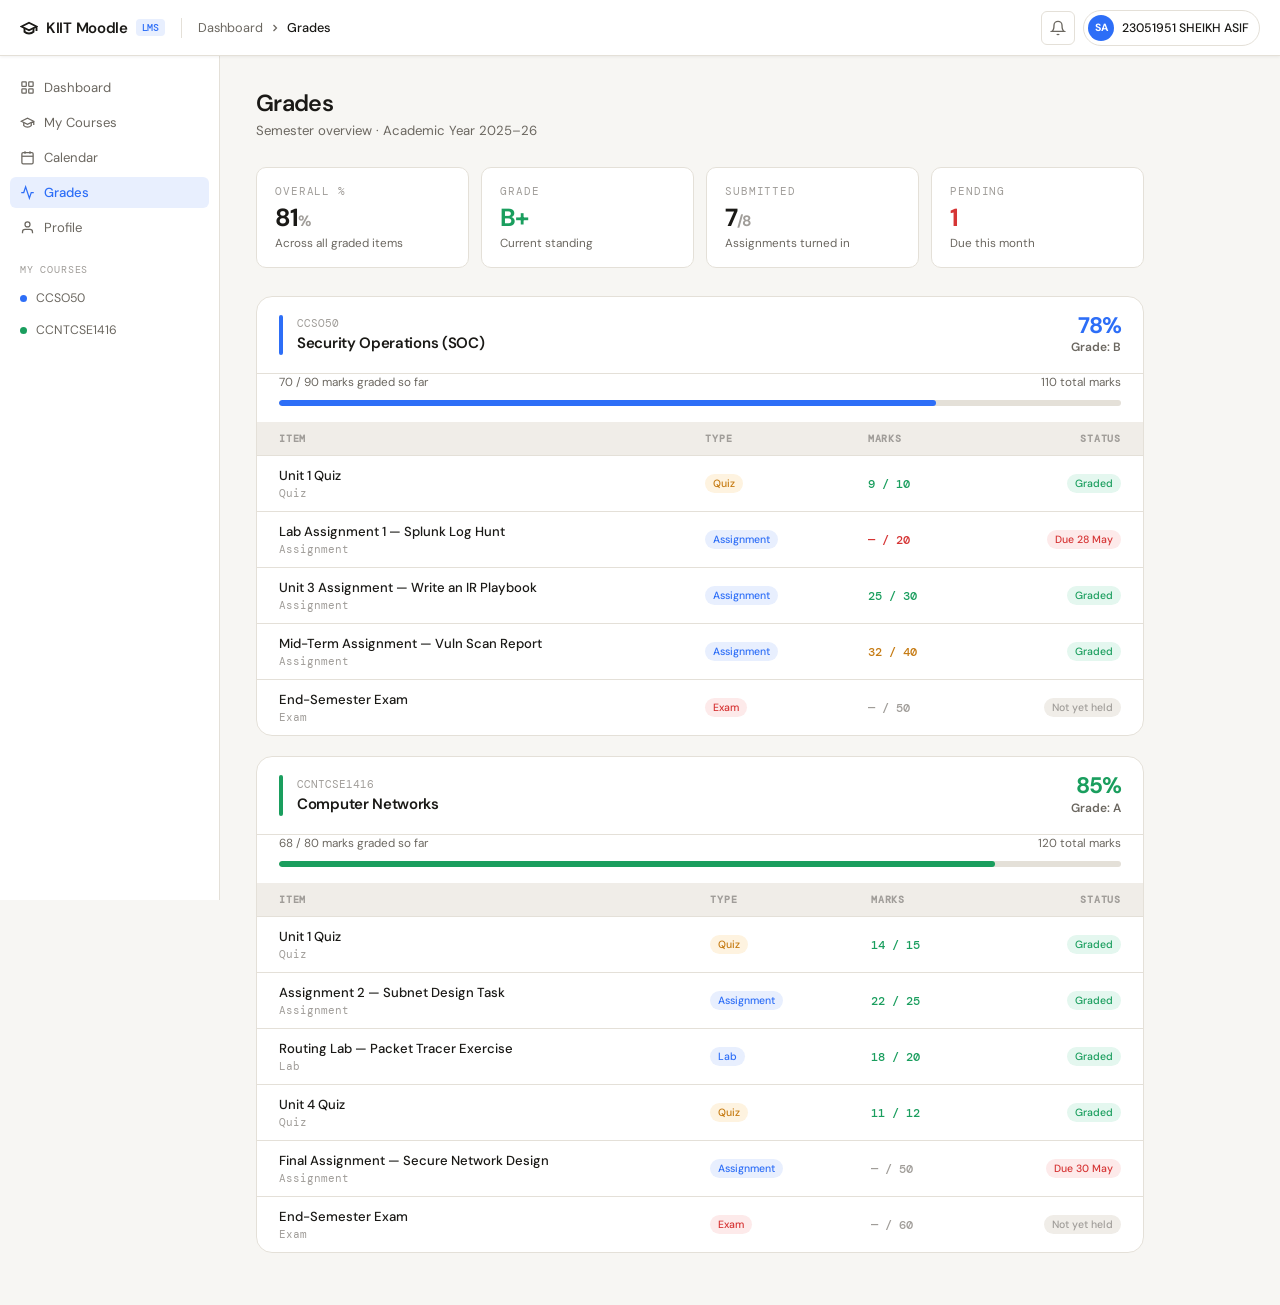
<file: grades.html>
<!DOCTYPE html>
<html lang="en">
<head>
  <meta charset="UTF-8" />
  <meta name="viewport" content="width=device-width, initial-scale=1.0" />
  <title>Grades — KIIT Dashboard</title>
  <link rel="preconnect" href="https://fonts.googleapis.com" />
  <link rel="preconnect" href="https://fonts.gstatic.com" crossorigin />
  <link href="https://fonts.googleapis.com/css2?family=DM+Mono:wght@400;500&family=DM+Sans:opsz,wght@9..40,400;9..40,500;9..40,600&display=swap" rel="stylesheet" />
  <style>
    :root{--bg:#f7f6f3;--surface:#fff;--surface-2:#f0ede8;--border:#e4e0d8;--border-strong:#ccc8be;--text:#1a1916;--text-2:#6b6760;--text-3:#a09d99;--accent:#2d6ef7;--accent-light:#e8effe;--accent-hover:#1f55d4;--green:#1a9e5e;--green-light:#e4f7ef;--amber:#c67b13;--amber-light:#fef3e0;--red:#d63535;--red-light:#fdeaea;--purple:#7c3aed;--purple-light:#ede9fe;--radius-sm:6px;--radius:10px;--radius-lg:16px;--shadow:0 4px 16px rgba(0,0,0,.08);--nav-h:56px;--sidebar-w:220px;--font-body:'DM Sans',sans-serif;--font-mono:'DM Mono',monospace}
    *,*::before,*::after{box-sizing:border-box;margin:0;padding:0}
    html{font-size:15px;-webkit-font-smoothing:antialiased}
    body{font-family:var(--font-body);background:var(--bg);color:var(--text);min-height:100vh}
    a{color:inherit;text-decoration:none}
    button{cursor:pointer;font-family:inherit}
    ul{list-style:none}
    ::-webkit-scrollbar{width:6px}::-webkit-scrollbar-track{background:transparent}::-webkit-scrollbar-thumb{background:var(--border-strong);border-radius:999px}

    .topnav{position:fixed;top:0;left:0;right:0;z-index:100;height:var(--nav-h);background:var(--surface);border-bottom:1px solid var(--border);display:flex;align-items:center;padding:0 20px;gap:12px;box-shadow:0 1px 3px rgba(0,0,0,.06)}
    .topnav__logo{font-weight:600;font-size:1rem;letter-spacing:-.02em;display:flex;align-items:center;gap:8px}
    .topnav__logo .badge{font-family:var(--font-mono);font-size:.65rem;background:var(--accent-light);color:var(--accent);padding:2px 6px;border-radius:4px;font-weight:500}
    .topnav__sep{width:1px;height:20px;background:var(--border);margin:0 4px}
    .topnav__breadcrumb{font-size:.85rem;color:var(--text-2);display:flex;align-items:center;gap:6px}
    .topnav__breadcrumb .active{color:var(--text);font-weight:500}
    .topnav__right{margin-left:auto;display:flex;align-items:center;gap:8px}
    .icon-btn{width:34px;height:34px;border:1px solid var(--border);border-radius:var(--radius-sm);background:transparent;display:inline-flex;align-items:center;justify-content:center;color:var(--text-2);transition:background .15s}
    .icon-btn:hover{background:var(--surface-2)}
    .icon-btn svg{width:16px;height:16px}
    .avatar-btn{display:flex;align-items:center;gap:8px;padding:4px 10px 4px 4px;border:1px solid var(--border);border-radius:999px;background:transparent;font-size:.82rem;font-weight:500;transition:background .15s}
    .avatar-btn:hover{background:var(--surface-2)}
    .avatar-btn .avatar{width:26px;height:26px;border-radius:999px;background:var(--accent);color:#fff;font-size:.7rem;font-weight:700;display:flex;align-items:center;justify-content:center}

    .layout{display:flex;padding-top:var(--nav-h);min-height:100vh}
    .sidebar{width:var(--sidebar-w);flex-shrink:0;position:sticky;top:var(--nav-h);height:calc(100vh - var(--nav-h));overflow-y:auto;background:var(--surface);border-right:1px solid var(--border);padding:16px 10px;display:flex;flex-direction:column;gap:4px}
    .sidebar__label{font-family:var(--font-mono);font-size:.68rem;letter-spacing:.08em;text-transform:uppercase;color:var(--text-3);padding:8px 10px 4px;margin-top:8px}
    .sidebar__item{display:flex;align-items:center;gap:9px;padding:7px 10px;border-radius:var(--radius-sm);font-size:.875rem;color:var(--text-2);transition:background .13s,color .13s}
    .sidebar__item:hover{background:var(--surface-2);color:var(--text)}
    .sidebar__item.active{background:var(--accent-light);color:var(--accent);font-weight:500}
    .sidebar__item svg{width:15px;height:15px;flex-shrink:0}
    .sidebar__course{display:flex;align-items:center;gap:9px;padding:6px 10px;border-radius:var(--radius-sm);font-size:.82rem;color:var(--text-2);transition:background .13s}
    .sidebar__course:hover{background:var(--surface-2);color:var(--text)}
    .sidebar__course .dot{width:7px;height:7px;border-radius:50%;flex-shrink:0}
    .main{flex:1;padding:32px 36px;max-width:960px}

    .page-header{margin-bottom:28px}
    .page-header__title{font-size:1.55rem;font-weight:600;letter-spacing:-.03em;margin-bottom:4px}
    .page-header__sub{font-size:.88rem;color:var(--text-2)}

    /* Stats row */
    .stats-row{display:grid;grid-template-columns:repeat(4,1fr);gap:12px;margin-bottom:28px}
    .stat-card{background:var(--surface);border:1px solid var(--border);border-radius:var(--radius);padding:16px 18px}
    .stat-card__label{font-size:.73rem;color:var(--text-3);font-family:var(--font-mono);text-transform:uppercase;letter-spacing:.08em;margin-bottom:8px}
    .stat-card__value{font-size:1.65rem;font-weight:700;letter-spacing:-.04em;line-height:1}
    .stat-card__sub{font-size:.78rem;color:var(--text-2);margin-top:4px}
    @media(max-width:700px){.stats-row{grid-template-columns:repeat(2,1fr)}}

    /* Course grade block */
    .grade-block{background:var(--surface);border:1px solid var(--border);border-radius:var(--radius-lg);overflow:hidden;margin-bottom:20px}
    .grade-block__header{padding:18px 22px;border-bottom:1px solid var(--border);display:flex;align-items:center;gap:14px}
    .grade-block__stripe{width:4px;border-radius:999px;align-self:stretch;flex-shrink:0}
    .grade-block__info{flex:1}
    .grade-block__code{font-family:var(--font-mono);font-size:.7rem;color:var(--text-3);margin-bottom:3px}
    .grade-block__name{font-size:1rem;font-weight:600;letter-spacing:-.02em}
    .grade-block__score{text-align:right;flex-shrink:0}
    .grade-block__pct{font-size:1.5rem;font-weight:700;letter-spacing:-.04em;line-height:1}
    .grade-block__grade{font-size:.8rem;font-weight:600;margin-top:2px}

    /* Progress bar */
    .progress-wrap{padding:0 22px 16px}
    .progress-bar-bg{height:6px;background:var(--border);border-radius:999px;overflow:hidden;margin-top:10px}
    .progress-bar-fill{height:100%;border-radius:999px;transition:width .6s ease}

    /* Grade table */
    .grade-table{width:100%;border-collapse:collapse}
    .grade-table th{text-align:left;padding:10px 22px;font-family:var(--font-mono);font-size:.68rem;text-transform:uppercase;letter-spacing:.08em;color:var(--text-3);border-bottom:1px solid var(--border);background:var(--surface-2)}
    .grade-table th:last-child,.grade-table td:last-child{text-align:right}
    .grade-table td{padding:11px 22px;font-size:.875rem;border-bottom:1px solid var(--border);color:var(--text)}
    .grade-table tr:last-child td{border-bottom:none}
    .grade-table tr:hover td{background:var(--surface-2)}
    .grade-table .item-name{font-weight:500}
    .grade-table .item-type{font-size:.73rem;color:var(--text-3);margin-top:2px;font-family:var(--font-mono)}

    /* Score chips */
    .score{font-family:var(--font-mono);font-size:.82rem;font-weight:500}
    .score--good{color:var(--green)}
    .score--ok{color:var(--amber)}
    .score--pending{color:var(--text-3)}
    .score--due{color:var(--red)}

    .pill{display:inline-flex;align-items:center;gap:4px;padding:3px 8px;border-radius:999px;font-size:.7rem;font-weight:500}
    .pill--green{background:var(--green-light);color:var(--green)}
    .pill--amber{background:var(--amber-light);color:var(--amber)}
    .pill--blue{background:var(--accent-light);color:var(--accent)}
    .pill--red{background:var(--red-light);color:var(--red)}
    .pill--grey{background:var(--surface-2);color:var(--text-3)}

    @media(max-width:900px){.sidebar{display:none}.main{padding:20px 16px}}
    @keyframes fadeUp{from{opacity:0;transform:translateY(8px)}to{opacity:1;transform:translateY(0)}}
    .fade-up{animation:fadeUp .25s ease both}
    .fade-up:nth-child(2){animation-delay:.05s}
    .fade-up:nth-child(3){animation-delay:.1s}
  </style>
</head>
<body>

<nav class="topnav">
  <a href="index.html" class="topnav__logo">
    <svg width="18" height="18" viewBox="0 0 24 24" fill="none" stroke="currentColor" stroke-width="2.5"><path d="M22 10v6M2 10l10-5 10 5-10 5z"/><path d="M6 12v5c3 3 9 3 12 0v-5"/></svg>
    KIIT Moodle <span class="badge">LMS</span>
  </a>
  <div class="topnav__sep"></div>
  <div class="topnav__breadcrumb">
    <a href="index.html" style="color:var(--text-2)">Dashboard</a>
    <svg width="12" height="12" viewBox="0 0 24 24" fill="none" stroke="currentColor" stroke-width="2.5"><polyline points="9 18 15 12 9 6"/></svg>
    <span class="active">Grades</span>
  </div>
  <div class="topnav__right">
    <button class="icon-btn"><svg viewBox="0 0 24 24" fill="none" stroke="currentColor" stroke-width="2"><path d="M18 8A6 6 0 006 8c0 7-3 9-3 9h18s-3-2-3-9"/><path d="M13.73 21a2 2 0 01-3.46 0"/></svg></button>
    <a href="profile.html" class="avatar-btn"><div class="avatar">SA</div>23051951 SHEIKH ASIF</a>
  </div>
</nav>

<div class="layout">
  <aside class="sidebar">
    <a href="index.html" class="sidebar__item"><svg viewBox="0 0 24 24" fill="none" stroke="currentColor" stroke-width="2"><rect x="3" y="3" width="7" height="7" rx="1"/><rect x="14" y="3" width="7" height="7" rx="1"/><rect x="3" y="14" width="7" height="7" rx="1"/><rect x="14" y="14" width="7" height="7" rx="1"/></svg>Dashboard</a>
    <a href="courses.html" class="sidebar__item"><svg viewBox="0 0 24 24" fill="none" stroke="currentColor" stroke-width="2"><path d="M22 10v6M2 10l10-5 10 5-10 5z"/><path d="M6 12v5c3 3 9 3 12 0v-5"/></svg>My Courses</a>
    <a href="calendar.html" class="sidebar__item"><svg viewBox="0 0 24 24" fill="none" stroke="currentColor" stroke-width="2"><rect x="3" y="4" width="18" height="18" rx="2"/><line x1="16" y1="2" x2="16" y2="6"/><line x1="8" y1="2" x2="8" y2="6"/><line x1="3" y1="10" x2="21" y2="10"/></svg>Calendar</a>
    <a href="grades.html" class="sidebar__item active"><svg viewBox="0 0 24 24" fill="none" stroke="currentColor" stroke-width="2"><polyline points="22 12 18 12 15 21 9 3 6 12 2 12"/></svg>Grades</a>
    <a href="profile.html" class="sidebar__item"><svg viewBox="0 0 24 24" fill="none" stroke="currentColor" stroke-width="2"><path d="M20 21v-2a4 4 0 00-4-4H8a4 4 0 00-4 4v2"/><circle cx="12" cy="7" r="4"/></svg>Profile</a>
    <div class="sidebar__label">My Courses</div>
    <a href="courses.html#ccso50" class="sidebar__course"><div class="dot" style="background:#2d6ef7"></div>CCSO50</a>
    <a href="courses.html#ccnt" class="sidebar__course"><div class="dot" style="background:#1a9e5e"></div>CCNTCSE1416</a>
  </aside>

  <main class="main">
    <div class="page-header fade-up">
      <div class="page-header__title">Grades</div>
      <div class="page-header__sub">Semester overview · Academic Year 2025–26</div>
    </div>

    <!-- Summary stats -->
    <div class="stats-row">
      <div class="stat-card fade-up">
        <div class="stat-card__label">Overall %</div>
        <div class="stat-card__value">81<span style="font-size:1rem;color:var(--text-3)">%</span></div>
        <div class="stat-card__sub">Across all graded items</div>
      </div>
      <div class="stat-card fade-up">
        <div class="stat-card__label">Grade</div>
        <div class="stat-card__value" style="color:var(--green)">B+</div>
        <div class="stat-card__sub">Current standing</div>
      </div>
      <div class="stat-card fade-up">
        <div class="stat-card__label">Submitted</div>
        <div class="stat-card__value">7<span style="font-size:1rem;color:var(--text-3)">/8</span></div>
        <div class="stat-card__sub">Assignments turned in</div>
      </div>
      <div class="stat-card fade-up">
        <div class="stat-card__label">Pending</div>
        <div class="stat-card__value" style="color:var(--red)">1</div>
        <div class="stat-card__sub">Due this month</div>
      </div>
    </div>

    <!-- CCSO50 -->
    <div class="grade-block fade-up">
      <div class="grade-block__header">
        <div class="grade-block__stripe" style="background:#2d6ef7"></div>
        <div class="grade-block__info">
          <div class="grade-block__code">CCSO50</div>
          <div class="grade-block__name">Security Operations (SOC)</div>
        </div>
        <div class="grade-block__score">
          <div class="grade-block__pct" style="color:#2d6ef7">78%</div>
          <div class="grade-block__grade" style="color:var(--text-2)">Grade: B</div>
        </div>
      </div>
      <div class="progress-wrap">
        <div style="display:flex;justify-content:space-between;font-size:.78rem;color:var(--text-2)">
          <span>70 / 90 marks graded so far</span><span>110 total marks</span>
        </div>
        <div class="progress-bar-bg"><div class="progress-bar-fill" style="width:78%;background:#2d6ef7"></div></div>
      </div>
      <table class="grade-table">
        <thead>
          <tr><th>Item</th><th>Type</th><th>Marks</th><th>Status</th></tr>
        </thead>
        <tbody>
          <tr>
            <td><div class="item-name">Unit 1 Quiz</div><div class="item-type">Quiz</div></td>
            <td><span class="pill pill--amber">Quiz</span></td>
            <td><span class="score score--good">9 / 10</span></td>
            <td><span class="pill pill--green">Graded</span></td>
          </tr>
          <tr>
            <td><div class="item-name">Lab Assignment 1 — Splunk Log Hunt</div><div class="item-type">Assignment</div></td>
            <td><span class="pill pill--blue">Assignment</span></td>
            <td><span class="score score--due">— / 20</span></td>
            <td><span class="pill pill--red">Due 28 May</span></td>
          </tr>
          <tr>
            <td><div class="item-name">Unit 3 Assignment — Write an IR Playbook</div><div class="item-type">Assignment</div></td>
            <td><span class="pill pill--blue">Assignment</span></td>
            <td><span class="score score--good">25 / 30</span></td>
            <td><span class="pill pill--green">Graded</span></td>
          </tr>
          <tr>
            <td><div class="item-name">Mid-Term Assignment — Vuln Scan Report</div><div class="item-type">Assignment</div></td>
            <td><span class="pill pill--blue">Assignment</span></td>
            <td><span class="score score--ok">32 / 40</span></td>
            <td><span class="pill pill--green">Graded</span></td>
          </tr>
          <tr>
            <td><div class="item-name">End-Semester Exam</div><div class="item-type">Exam</div></td>
            <td><span class="pill pill--red">Exam</span></td>
            <td><span class="score score--pending">— / 50</span></td>
            <td><span class="pill pill--grey">Not yet held</span></td>
          </tr>
        </tbody>
      </table>
    </div>

    <!-- CCNTCSE1416 -->
    <div class="grade-block fade-up">
      <div class="grade-block__header">
        <div class="grade-block__stripe" style="background:#1a9e5e"></div>
        <div class="grade-block__info">
          <div class="grade-block__code">CCNTCSE1416</div>
          <div class="grade-block__name">Computer Networks</div>
        </div>
        <div class="grade-block__score">
          <div class="grade-block__pct" style="color:#1a9e5e">85%</div>
          <div class="grade-block__grade" style="color:var(--text-2)">Grade: A</div>
        </div>
      </div>
      <div class="progress-wrap">
        <div style="display:flex;justify-content:space-between;font-size:.78rem;color:var(--text-2)">
          <span>68 / 80 marks graded so far</span><span>120 total marks</span>
        </div>
        <div class="progress-bar-bg"><div class="progress-bar-fill" style="width:85%;background:#1a9e5e"></div></div>
      </div>
      <table class="grade-table">
        <thead>
          <tr><th>Item</th><th>Type</th><th>Marks</th><th>Status</th></tr>
        </thead>
        <tbody>
          <tr>
            <td><div class="item-name">Unit 1 Quiz</div><div class="item-type">Quiz</div></td>
            <td><span class="pill pill--amber">Quiz</span></td>
            <td><span class="score score--good">14 / 15</span></td>
            <td><span class="pill pill--green">Graded</span></td>
          </tr>
          <tr>
            <td><div class="item-name">Assignment 2 — Subnet Design Task</div><div class="item-type">Assignment</div></td>
            <td><span class="pill pill--blue">Assignment</span></td>
            <td><span class="score score--good">22 / 25</span></td>
            <td><span class="pill pill--green">Graded</span></td>
          </tr>
          <tr>
            <td><div class="item-name">Routing Lab — Packet Tracer Exercise</div><div class="item-type">Lab</div></td>
            <td><span class="pill pill--blue">Lab</span></td>
            <td><span class="score score--good">18 / 20</span></td>
            <td><span class="pill pill--green">Graded</span></td>
          </tr>
          <tr>
            <td><div class="item-name">Unit 4 Quiz</div><div class="item-type">Quiz</div></td>
            <td><span class="pill pill--amber">Quiz</span></td>
            <td><span class="score score--good">11 / 12</span></td>
            <td><span class="pill pill--green">Graded</span></td>
          </tr>
          <tr>
            <td><div class="item-name">Final Assignment — Secure Network Design</div><div class="item-type">Assignment</div></td>
            <td><span class="pill pill--blue">Assignment</span></td>
            <td><span class="score score--pending">— / 50</span></td>
            <td><span class="pill pill--red">Due 30 May</span></td>
          </tr>
          <tr>
            <td><div class="item-name">End-Semester Exam</div><div class="item-type">Exam</div></td>
            <td><span class="pill pill--red">Exam</span></td>
            <td><span class="score score--pending">— / 60</span></td>
            <td><span class="pill pill--grey">Not yet held</span></td>
          </tr>
        </tbody>
      </table>
    </div>

  </main>
</div>
</body>
</html>
</file>
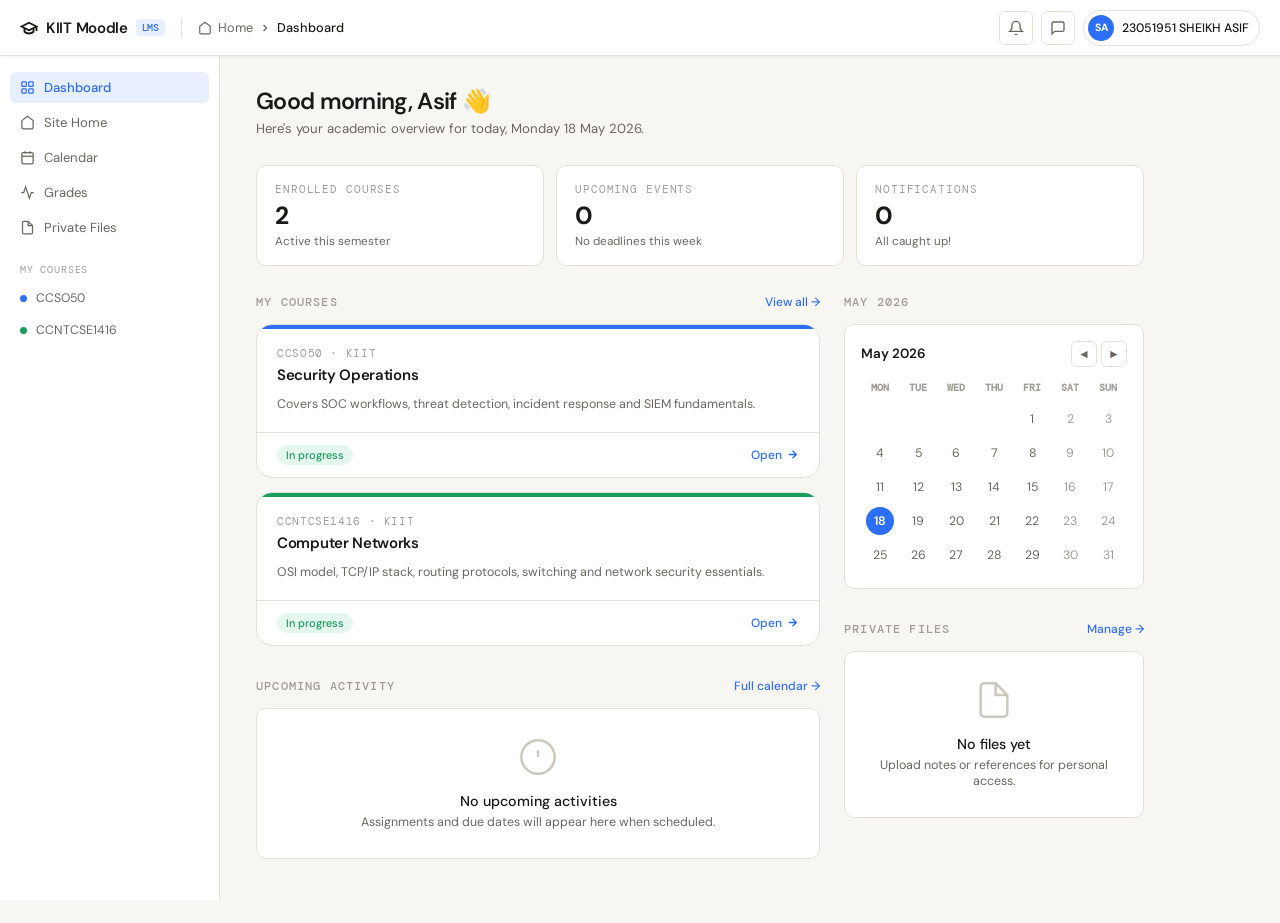
<file: index (2).html>
<!DOCTYPE html>
<html lang="en">
<head>
  <meta charset="UTF-8" />
  <meta name="viewport" content="width=device-width, initial-scale=1.0" />
  <title>KIIT Moodle — Dashboard</title>

  <!-- Google Fonts: DM Sans (body) + DM Mono (labels) -->
  <link rel="preconnect" href="https://fonts.googleapis.com" />
  <link rel="preconnect" href="https://fonts.gstatic.com" crossorigin />
  <link href="https://fonts.googleapis.com/css2?family=DM+Mono:wght@400;500&family=DM+Sans:ital,opsz,wght@0,9..40,300;0,9..40,400;0,9..40,500;0,9..40,600;1,9..40,400&display=swap" rel="stylesheet" />

  <style>
    /* ─────────────────────────────────────────────
       TOKENS — change these to retheme everything
    ───────────────────────────────────────────── */
    :root {
      --bg:          #f7f6f3;        /* warm off-white, like Notion */
      --surface:     #ffffff;
      --surface-2:   #f0ede8;        /* card hover / subtle bg */
      --border:      #e4e0d8;
      --border-strong: #ccc8be;
      --text:        #1a1916;        /* near-black */
      --text-2:      #6b6760;        /* secondary */
      --text-3:      #a09d99;        /* placeholder / disabled */
      --accent:      #2d6ef7;        /* blue */
      --accent-light:#e8effe;
      --accent-hover:#1f55d4;
      --green:       #1a9e5e;
      --green-light: #e4f7ef;
      --amber:       #c67b13;
      --amber-light: #fef3e0;
      --red:         #d63535;
      --red-light:   #fdeaea;

      --radius-sm:   6px;
      --radius:      10px;
      --radius-lg:   16px;

      --shadow-sm:   0 1px 3px rgba(0,0,0,.06);
      --shadow:      0 4px 16px rgba(0,0,0,.08);
      --shadow-lg:   0 16px 48px rgba(0,0,0,.14);

      --nav-h:       56px;
      --sidebar-w:   220px;

      --font-body:   'DM Sans', sans-serif;
      --font-mono:   'DM Mono', monospace;
    }

    /* ── Reset ── */
    *, *::before, *::after { box-sizing: border-box; margin: 0; padding: 0; }
    html { font-size: 15px; -webkit-font-smoothing: antialiased; }
    body {
      font-family: var(--font-body);
      background: var(--bg);
      color: var(--text);
      min-height: 100vh;
    }
    a { color: inherit; text-decoration: none; }
    button { cursor: pointer; font-family: inherit; }
    ul, ol { list-style: none; }

    /* ── Scrollbar (Webkit) ── */
    ::-webkit-scrollbar { width: 6px; height: 6px; }
    ::-webkit-scrollbar-track { background: transparent; }
    ::-webkit-scrollbar-thumb { background: var(--border-strong); border-radius: 999px; }

    /* ════════════════════════════════════════════
       TOP NAV
    ════════════════════════════════════════════ */
    .topnav {
      position: fixed; top: 0; left: 0; right: 0; z-index: 100;
      height: var(--nav-h);
      background: var(--surface);
      border-bottom: 1px solid var(--border);
      display: flex; align-items: center;
      padding: 0 20px;
      gap: 12px;
      box-shadow: var(--shadow-sm);
    }

    .topnav__logo {
      font-weight: 600;
      font-size: 1rem;
      letter-spacing: -.02em;
      color: var(--text);
      display: flex; align-items: center; gap: 8px;
    }
    .topnav__logo span.badge {
      font-family: var(--font-mono);
      font-size: .65rem;
      background: var(--accent-light);
      color: var(--accent);
      padding: 2px 6px;
      border-radius: 4px;
      font-weight: 500;
    }

    .topnav__sep { width: 1px; height: 20px; background: var(--border); margin: 0 4px; }

    .topnav__breadcrumb {
      font-size: .85rem;
      color: var(--text-2);
      display: flex; align-items: center; gap: 6px;
    }
    .topnav__breadcrumb .active { color: var(--text); font-weight: 500; }

    .topnav__right { margin-left: auto; display: flex; align-items: center; gap: 8px; }

    .icon-btn {
      width: 34px; height: 34px;
      border: 1px solid var(--border);
      border-radius: var(--radius-sm);
      background: transparent;
      display: inline-flex; align-items: center; justify-content: center;
      color: var(--text-2);
      transition: background .15s, color .15s, border-color .15s;
    }
    .icon-btn:hover { background: var(--surface-2); color: var(--text); border-color: var(--border-strong); }
    .icon-btn svg { width: 16px; height: 16px; }

    .avatar-btn {
      display: flex; align-items: center; gap: 8px;
      padding: 4px 10px 4px 4px;
      border: 1px solid var(--border);
      border-radius: 999px;
      background: transparent;
      color: var(--text);
      font-size: .82rem;
      font-weight: 500;
      transition: background .15s;
    }
    .avatar-btn:hover { background: var(--surface-2); }
    .avatar-btn .avatar {
      width: 26px; height: 26px;
      border-radius: 999px;
      background: var(--accent);
      color: #fff;
      font-size: .7rem;
      font-weight: 700;
      display: flex; align-items: center; justify-content: center;
    }

    /* ════════════════════════════════════════════
       LAYOUT: SIDEBAR + MAIN
    ════════════════════════════════════════════ */
    .layout {
      display: flex;
      padding-top: var(--nav-h);
      min-height: 100vh;
    }

    /* ── Sidebar ── */
    .sidebar {
      width: var(--sidebar-w);
      flex-shrink: 0;
      position: sticky; top: var(--nav-h);
      height: calc(100vh - var(--nav-h));
      overflow-y: auto;
      background: var(--surface);
      border-right: 1px solid var(--border);
      padding: 16px 10px;
      display: flex; flex-direction: column; gap: 4px;
    }

    .sidebar__label {
      font-family: var(--font-mono);
      font-size: .68rem;
      letter-spacing: .08em;
      text-transform: uppercase;
      color: var(--text-3);
      padding: 8px 10px 4px;
      margin-top: 8px;
    }

    .sidebar__item {
      display: flex; align-items: center; gap: 9px;
      padding: 7px 10px;
      border-radius: var(--radius-sm);
      font-size: .875rem;
      color: var(--text-2);
      transition: background .13s, color .13s;
      font-weight: 400;
    }
    .sidebar__item:hover { background: var(--surface-2); color: var(--text); }
    .sidebar__item.active {
      background: var(--accent-light);
      color: var(--accent);
      font-weight: 500;
    }
    .sidebar__item svg { width: 15px; height: 15px; flex-shrink: 0; }

    /* course items in sidebar */
    .sidebar__course {
      display: flex; align-items: center; gap: 9px;
      padding: 6px 10px;
      border-radius: var(--radius-sm);
      font-size: .82rem;
      color: var(--text-2);
      transition: background .13s, color .13s;
    }
    .sidebar__course:hover { background: var(--surface-2); color: var(--text); }
    .sidebar__course .dot {
      width: 7px; height: 7px; border-radius: 50%;
      background: var(--border-strong); flex-shrink: 0;
    }

    /* ── Main ── */
    .main {
      flex: 1;
      padding: 32px 36px;
      max-width: 960px;
    }

    /* ════════════════════════════════════════════
       PAGE HEADER
    ════════════════════════════════════════════ */
    .page-header { margin-bottom: 28px; }
    .page-header__greeting {
      font-size: 1.55rem;
      font-weight: 600;
      letter-spacing: -.03em;
      line-height: 1.2;
      margin-bottom: 4px;
    }
    .page-header__sub {
      font-size: .88rem;
      color: var(--text-2);
    }

    /* ════════════════════════════════════════════
       SECTION HEADINGS
    ════════════════════════════════════════════ */
    .section { margin-bottom: 32px; }
    .section__header {
      display: flex; align-items: center; justify-content: space-between;
      margin-bottom: 14px;
    }
    .section__title {
      font-size: .78rem;
      font-family: var(--font-mono);
      text-transform: uppercase;
      letter-spacing: .1em;
      color: var(--text-3);
      font-weight: 500;
    }
    .section__action {
      font-size: .8rem;
      color: var(--accent);
      font-weight: 500;
      transition: color .13s;
    }
    .section__action:hover { color: var(--accent-hover); }

    /* ════════════════════════════════════════════
       COURSE CARDS
    ════════════════════════════════════════════ */
    .course-grid {
      display: grid;
      grid-template-columns: repeat(auto-fill, minmax(280px, 1fr));
      gap: 14px;
    }

    .course-card {
      background: var(--surface);
      border: 1px solid var(--border);
      border-radius: var(--radius-lg);
      overflow: hidden;
      transition: box-shadow .2s, transform .2s, border-color .2s;
      display: flex; flex-direction: column;
      cursor: pointer;
    }
    .course-card:hover {
      box-shadow: var(--shadow);
      transform: translateY(-2px);
      border-color: var(--border-strong);
    }

    /* colour stripe at top */
    .course-card__stripe { height: 4px; }

    .course-card__body { padding: 18px 20px; flex: 1; }
    .course-card__code {
      font-family: var(--font-mono);
      font-size: .7rem;
      color: var(--text-3);
      letter-spacing: .06em;
      margin-bottom: 6px;
    }
    .course-card__name {
      font-size: 1rem;
      font-weight: 600;
      letter-spacing: -.02em;
      line-height: 1.3;
      margin-bottom: 10px;
    }
    .course-card__desc {
      font-size: .83rem;
      color: var(--text-2);
      line-height: 1.5;
    }

    .course-card__footer {
      padding: 12px 20px;
      border-top: 1px solid var(--border);
      display: flex; align-items: center; gap: 8px;
    }
    .pill {
      display: inline-flex; align-items: center; gap: 4px;
      padding: 3px 9px;
      border-radius: 999px;
      font-size: .73rem;
      font-weight: 500;
    }
    .pill--green { background: var(--green-light); color: var(--green); }
    .pill--amber { background: var(--amber-light); color: var(--amber); }
    .pill--blue  { background: var(--accent-light); color: var(--accent); }

    .course-card__footer-action {
      margin-left: auto;
      font-size: .8rem;
      color: var(--accent);
      font-weight: 500;
      display: flex; align-items: center; gap: 4px;
    }
    .course-card__footer-action svg { width: 13px; height: 13px; }

    /* ════════════════════════════════════════════
       STAT ROW
    ════════════════════════════════════════════ */
    .stats-row {
      display: grid;
      grid-template-columns: repeat(3, 1fr);
      gap: 12px;
      margin-bottom: 28px;
    }
    .stat-card {
      background: var(--surface);
      border: 1px solid var(--border);
      border-radius: var(--radius);
      padding: 16px 18px;
    }
    .stat-card__label {
      font-size: .73rem;
      color: var(--text-3);
      font-family: var(--font-mono);
      text-transform: uppercase;
      letter-spacing: .08em;
      margin-bottom: 8px;
    }
    .stat-card__value {
      font-size: 1.65rem;
      font-weight: 700;
      letter-spacing: -.04em;
      line-height: 1;
    }
    .stat-card__sub {
      font-size: .78rem;
      color: var(--text-2);
      margin-top: 4px;
    }

    /* ════════════════════════════════════════════
       TIMELINE / UPCOMING
    ════════════════════════════════════════════ */
    .empty-state {
      background: var(--surface);
      border: 1px solid var(--border);
      border-radius: var(--radius);
      padding: 28px 20px;
      text-align: center;
    }
    .empty-state svg { width: 40px; height: 40px; color: var(--border-strong); margin-bottom: 10px; }
    .empty-state__title { font-size: .95rem; font-weight: 500; margin-bottom: 4px; }
    .empty-state__sub { font-size: .83rem; color: var(--text-2); }

    /* ════════════════════════════════════════════
       CALENDAR MINI
    ════════════════════════════════════════════ */
    .mini-cal {
      background: var(--surface);
      border: 1px solid var(--border);
      border-radius: var(--radius);
      padding: 16px;
    }
    .mini-cal__header {
      display: flex; align-items: center; justify-content: space-between;
      margin-bottom: 14px;
    }
    .mini-cal__month { font-weight: 600; font-size: .9rem; }
    .mini-cal__nav {
      display: flex; gap: 4px;
    }
    .mini-cal__nav button {
      width: 26px; height: 26px;
      border: 1px solid var(--border);
      border-radius: var(--radius-sm);
      background: transparent;
      color: var(--text-2);
      display: flex; align-items: center; justify-content: center;
      font-size: .8rem;
      transition: background .13s;
    }
    .mini-cal__nav button:hover { background: var(--surface-2); }

    .mini-cal table { width: 100%; border-collapse: collapse; }
    .mini-cal th {
      font-family: var(--font-mono);
      font-size: .65rem;
      color: var(--text-3);
      text-transform: uppercase;
      text-align: center;
      padding: 0 0 8px;
    }
    .mini-cal td {
      text-align: center;
      padding: 3px 0;
    }
    .mini-cal td span {
      display: inline-flex; align-items: center; justify-content: center;
      width: 28px; height: 28px;
      border-radius: 999px;
      font-size: .82rem;
      color: var(--text-2);
      transition: background .13s;
    }
    .mini-cal td span:hover { background: var(--surface-2); cursor: pointer; }
    .mini-cal td.today span {
      background: var(--accent);
      color: #fff;
      font-weight: 600;
    }
    .mini-cal td.weekend span { color: var(--text-3); }

    /* ════════════════════════════════════════════
       PDF MODAL
    ════════════════════════════════════════════ */
    .pdf-modal-backdrop {
      position: fixed; inset: 0; z-index: 9999;
      background: rgba(0,0,0,.55);
      backdrop-filter: blur(4px);
      display: flex; align-items: center; justify-content: center;
      padding: 20px;
      opacity: 0;
      pointer-events: none;
      transition: opacity .2s;
    }
    .pdf-modal-backdrop.open {
      opacity: 1;
      pointer-events: all;
    }
    .pdf-modal {
      background: var(--surface);
      border-radius: var(--radius-lg);
      box-shadow: var(--shadow-lg);
      width: 100%; max-width: 900px;
      height: 86vh;
      display: flex; flex-direction: column;
      overflow: hidden;
      transform: translateY(12px);
      transition: transform .2s;
    }
    .pdf-modal-backdrop.open .pdf-modal { transform: translateY(0); }

    .pdf-modal__toolbar {
      display: flex; align-items: center; gap: 10px;
      padding: 12px 16px;
      border-bottom: 1px solid var(--border);
      flex-shrink: 0;
    }
    .pdf-modal__title {
      font-size: .9rem;
      font-weight: 500;
      min-width: 0;
      overflow: hidden;
      text-overflow: ellipsis;
      white-space: nowrap;
    }
    .pdf-modal__toolbar-right { margin-left: auto; display: flex; gap: 8px; }

    .btn {
      display: inline-flex; align-items: center; gap: 6px;
      padding: 6px 14px;
      border-radius: var(--radius-sm);
      font-size: .82rem;
      font-weight: 500;
      border: 1px solid var(--border);
      background: var(--surface);
      color: var(--text);
      transition: background .13s, border-color .13s;
    }
    .btn:hover { background: var(--surface-2); border-color: var(--border-strong); }
    .btn--accent {
      background: var(--accent);
      border-color: var(--accent);
      color: #fff;
    }
    .btn--accent:hover { background: var(--accent-hover); border-color: var(--accent-hover); }
    .btn svg { width: 14px; height: 14px; }

    .pdf-modal__viewer {
      flex: 1;
      overflow: hidden;
    }
    .pdf-modal__viewer iframe {
      width: 100%; height: 100%;
      border: none;
    }
    .pdf-modal__no-preview {
      flex: 1;
      display: flex; flex-direction: column; align-items: center; justify-content: center;
      gap: 12px;
      color: var(--text-2);
      font-size: .9rem;
    }
    .pdf-modal__no-preview svg { width: 48px; height: 48px; color: var(--border-strong); }

    /* ════════════════════════════════════════════
       RIGHT COLUMN
    ════════════════════════════════════════════ */
    .two-col {
      display: grid;
      grid-template-columns: 1fr 300px;
      gap: 24px;
      align-items: start;
    }

    @media (max-width: 900px) {
      .two-col { grid-template-columns: 1fr; }
      .stats-row { grid-template-columns: repeat(2, 1fr); }
      .sidebar { display: none; }
      .main { padding: 20px 16px; }
    }

    /* ── Misc ── */
    .text-muted { color: var(--text-2); }
    .mt-2 { margin-top: 8px; }

    /* ── Fade-in animation ── */
    @keyframes fadeUp {
      from { opacity: 0; transform: translateY(10px); }
      to   { opacity: 1; transform: translateY(0); }
    }
    .fade-up {
      animation: fadeUp .3s ease forwards;
    }
    .fade-up:nth-child(2) { animation-delay: .05s; }
    .fade-up:nth-child(3) { animation-delay: .10s; }
    .fade-up:nth-child(4) { animation-delay: .15s; }

    /* stagger stat cards */
    .stats-row .stat-card:nth-child(1) { animation: fadeUp .3s .0s ease both; }
    .stats-row .stat-card:nth-child(2) { animation: fadeUp .3s .07s ease both; }
    .stats-row .stat-card:nth-child(3) { animation: fadeUp .3s .14s ease both; }
  </style>
</head>
<body>

<!-- ══════════════════════════════════════════════
     TOP NAV
══════════════════════════════════════════════ -->
<nav class="topnav">
  <a href="https://kiitmoodle.in" class="topnav__logo">
    <svg width="18" height="18" viewBox="0 0 24 24" fill="none" stroke="currentColor" stroke-width="2.5"><path d="M22 10v6M2 10l10-5 10 5-10 5z"/><path d="M6 12v5c3 3 9 3 12 0v-5"/></svg>
    KIIT Moodle
    <span class="badge">LMS</span>
  </a>
  <div class="topnav__sep"></div>
  <div class="topnav__breadcrumb">
    <svg width="14" height="14" viewBox="0 0 24 24" fill="none" stroke="currentColor" stroke-width="2"><path d="M3 9l9-7 9 7v11a2 2 0 01-2 2H5a2 2 0 01-2-2z"/></svg>
    <span>Home</span>
    <svg width="12" height="12" viewBox="0 0 24 24" fill="none" stroke="currentColor" stroke-width="2.5"><polyline points="9 18 15 12 9 6"/></svg>
    <span class="active">Dashboard</span>
  </div>

  <div class="topnav__right">
    <!-- Notifications -->
    <button class="icon-btn" title="Notifications">
      <svg viewBox="0 0 24 24" fill="none" stroke="currentColor" stroke-width="2">
        <path d="M18 8A6 6 0 006 8c0 7-3 9-3 9h18s-3-2-3-9"/><path d="M13.73 21a2 2 0 01-3.46 0"/>
      </svg>
    </button>
    <!-- Messages -->
    <button class="icon-btn" title="Messages">
      <svg viewBox="0 0 24 24" fill="none" stroke="currentColor" stroke-width="2">
        <path d="M21 15a2 2 0 01-2 2H7l-4 4V5a2 2 0 012-2h14a2 2 0 012 2z"/>
      </svg>
    </button>
    <!-- User -->
    <a href="https://kiitmoodle.in/user/profile.php?id=45759" class="avatar-btn">
      <div class="avatar">SA</div>
      23051951 SHEIKH ASIF
    </a>
  </div>
</nav>

<!-- ══════════════════════════════════════════════
     LAYOUT
══════════════════════════════════════════════ -->
<div class="layout">

  <!-- ── Sidebar ── -->
  <aside class="sidebar">
    <a href="https://kiitmoodle.in/my/" class="sidebar__item active">
      <svg viewBox="0 0 24 24" fill="none" stroke="currentColor" stroke-width="2">
        <rect x="3" y="3" width="7" height="7" rx="1"/><rect x="14" y="3" width="7" height="7" rx="1"/>
        <rect x="3" y="14" width="7" height="7" rx="1"/><rect x="14" y="14" width="7" height="7" rx="1"/>
      </svg>
      Dashboard
    </a>
    <a href="https://kiitmoodle.in/?redirect=0" class="sidebar__item">
      <svg viewBox="0 0 24 24" fill="none" stroke="currentColor" stroke-width="2">
        <path d="M3 9l9-7 9 7v11a2 2 0 01-2 2H5a2 2 0 01-2-2z"/>
      </svg>
      Site Home
    </a>
    <a href="https://kiitmoodle.in/calendar/view.php?view=month" class="sidebar__item">
      <svg viewBox="0 0 24 24" fill="none" stroke="currentColor" stroke-width="2">
        <rect x="3" y="4" width="18" height="18" rx="2"/><line x1="16" y1="2" x2="16" y2="6"/><line x1="8" y1="2" x2="8" y2="6"/><line x1="3" y1="10" x2="21" y2="10"/>
      </svg>
      Calendar
    </a>
    <a href="https://kiitmoodle.in/grade/report/overview/index.php" class="sidebar__item">
      <svg viewBox="0 0 24 24" fill="none" stroke="currentColor" stroke-width="2">
        <polyline points="22 12 18 12 15 21 9 3 6 12 2 12"/>
      </svg>
      Grades
    </a>
    <a href="https://kiitmoodle.in/user/files.php" class="sidebar__item">
      <svg viewBox="0 0 24 24" fill="none" stroke="currentColor" stroke-width="2">
        <path d="M13 2H6a2 2 0 00-2 2v16a2 2 0 002 2h12a2 2 0 002-2V9z"/><polyline points="13 2 13 9 20 9"/>
      </svg>
      Private Files
    </a>

    <div class="sidebar__label">My Courses</div>

    <a href="https://kiitmoodle.in/course/view.php?id=14083" class="sidebar__course">
      <div class="dot" style="background:#2d6ef7"></div>
      CCSO50
    </a>
    <a href="https://kiitmoodle.in/course/view.php?id=13329" class="sidebar__course">
      <div class="dot" style="background:#1a9e5e"></div>
      CCNTCSE1416
    </a>
  </aside>

  <!-- ── Main ── -->
  <main class="main">

    <!-- Page header -->
    <header class="page-header fade-up">
      <div class="page-header__greeting">Good morning, Asif 👋</div>
      <div class="page-header__sub">Here's your academic overview for today, Monday 18 May 2026.</div>
    </header>

    <!-- Stats row -->
    <div class="stats-row">
      <div class="stat-card">
        <div class="stat-card__label">Enrolled Courses</div>
        <div class="stat-card__value">2</div>
        <div class="stat-card__sub">Active this semester</div>
      </div>
      <div class="stat-card">
        <div class="stat-card__label">Upcoming Events</div>
        <div class="stat-card__value">0</div>
        <div class="stat-card__sub">No deadlines this week</div>
      </div>
      <div class="stat-card">
        <div class="stat-card__label">Notifications</div>
        <div class="stat-card__value">0</div>
        <div class="stat-card__sub">All caught up!</div>
      </div>
    </div>

    <!-- Two-column: courses + sidebar widgets -->
    <div class="two-col">

      <!-- LEFT: courses + timeline -->
      <div>

        <!-- My Courses -->
        <div class="section fade-up">
          <div class="section__header">
            <div class="section__title">My Courses</div>
            <a href="https://kiitmoodle.in/my/" class="section__action">View all →</a>
          </div>

          <div class="course-grid">
            <!-- Course 1 -->
            <a href="https://kiitmoodle.in/course/view.php?id=14083" class="course-card fade-up">
              <div class="course-card__stripe" style="background:#2d6ef7"></div>
              <div class="course-card__body">
                <div class="course-card__code">CCSO50 · KIIT</div>
                <div class="course-card__name">Security Operations</div>
                <div class="course-card__desc">Covers SOC workflows, threat detection, incident response and SIEM fundamentals.</div>
              </div>
              <div class="course-card__footer">
                <span class="pill pill--green">In progress</span>
                <span class="course-card__footer-action">
                  Open
                  <svg viewBox="0 0 24 24" fill="none" stroke="currentColor" stroke-width="2.5"><line x1="5" y1="12" x2="19" y2="12"/><polyline points="12 5 19 12 12 19"/></svg>
                </span>
              </div>
            </a>

            <!-- Course 2 -->
            <a href="https://kiitmoodle.in/course/view.php?id=13329" class="course-card fade-up">
              <div class="course-card__stripe" style="background:#1a9e5e"></div>
              <div class="course-card__body">
                <div class="course-card__code">CCNTCSE1416 · KIIT</div>
                <div class="course-card__name">Computer Networks</div>
                <div class="course-card__desc">OSI model, TCP/IP stack, routing protocols, switching and network security essentials.</div>
              </div>
              <div class="course-card__footer">
                <span class="pill pill--green">In progress</span>
                <span class="course-card__footer-action">
                  Open
                  <svg viewBox="0 0 24 24" fill="none" stroke="currentColor" stroke-width="2.5"><line x1="5" y1="12" x2="19" y2="12"/><polyline points="12 5 19 12 12 19"/></svg>
                </span>
              </div>
            </a>
          </div>
        </div>

        <!-- Timeline / upcoming -->
        <div class="section fade-up">
          <div class="section__header">
            <div class="section__title">Upcoming Activity</div>
            <a href="https://kiitmoodle.in/calendar/view.php?view=upcoming" class="section__action">Full calendar →</a>
          </div>

          <div class="empty-state">
            <svg viewBox="0 0 24 24" fill="none" stroke="currentColor" stroke-width="1.5">
              <circle cx="12" cy="12" r="10"/><line x1="12" y1="8" x2="12" y2="12"/><line x1="12" y1="16" x2="12.01" y2="16"/>
            </svg>
            <div class="empty-state__title">No upcoming activities</div>
            <div class="empty-state__sub">Assignments and due dates will appear here when scheduled.</div>
          </div>
        </div>

      </div><!-- /left -->

      <!-- RIGHT: calendar + private files -->
      <div>

        <!-- Calendar -->
        <div class="section fade-up">
          <div class="section__header">
            <div class="section__title">May 2026</div>
          </div>
          <div class="mini-cal" id="js-cal"></div>
        </div>

        <!-- Private Files -->
        <div class="section fade-up">
          <div class="section__header">
            <div class="section__title">Private Files</div>
            <a href="https://kiitmoodle.in/user/files.php" class="section__action">Manage →</a>
          </div>
          <div class="empty-state">
            <svg viewBox="0 0 24 24" fill="none" stroke="currentColor" stroke-width="1.5">
              <path d="M13 2H6a2 2 0 00-2 2v16a2 2 0 002 2h12a2 2 0 002-2V9z"/><polyline points="13 2 13 9 20 9"/>
            </svg>
            <div class="empty-state__title">No files yet</div>
            <div class="empty-state__sub">Upload notes or references for personal access.</div>
          </div>
        </div>

      </div><!-- /right -->

    </div><!-- /two-col -->
  </main><!-- /main -->

</div><!-- /layout -->

<!-- ══════════════════════════════════════════════
     PDF MODAL
══════════════════════════════════════════════ -->
<div class="pdf-modal-backdrop" id="pdf-backdrop" role="dialog" aria-modal="true" aria-label="Document viewer">
  <div class="pdf-modal">
    <div class="pdf-modal__toolbar">
      <svg width="18" height="18" viewBox="0 0 24 24" fill="none" stroke="currentColor" stroke-width="2">
        <path d="M14 2H6a2 2 0 00-2 2v16a2 2 0 002 2h12a2 2 0 002-2V8z"/><polyline points="14 2 14 8 20 8"/>
      </svg>
      <div class="pdf-modal__title" id="pdf-title">Document</div>
      <div class="pdf-modal__toolbar-right">
        <a id="pdf-download-btn" href="#" download class="btn btn--accent">
          <svg viewBox="0 0 24 24" fill="none" stroke="currentColor" stroke-width="2"><path d="M21 15v4a2 2 0 01-2 2H5a2 2 0 01-2-2v-4"/><polyline points="7 10 12 15 17 10"/><line x1="12" y1="15" x2="12" y2="3"/></svg>
          Download
        </a>
        <button class="btn" id="pdf-close-btn">
          <svg viewBox="0 0 24 24" fill="none" stroke="currentColor" stroke-width="2"><line x1="18" y1="6" x2="6" y2="18"/><line x1="6" y1="6" x2="18" y2="18"/></svg>
          Close
        </button>
      </div>
    </div>
    <div class="pdf-modal__viewer" id="pdf-viewer-container">
      <!-- iframe injected by JS -->
    </div>
  </div>
</div>

<!-- ══════════════════════════════════════════════
     JAVASCRIPT
══════════════════════════════════════════════ -->
<script>
/* ─────────────────────────────────────────────
   1.  MINI CALENDAR  (pure JS — no Moodle deps)
───────────────────────────────────────────── */
(function buildCalendar() {
  const today   = new Date(2026, 4, 18);   // May 18 2026
  const year    = today.getFullYear();
  const month   = today.getMonth();
  const dayNames = ['Mon','Tue','Wed','Thu','Fri','Sat','Sun'];

  const firstDay = new Date(year, month, 1).getDay(); // 0=Sun
  // convert so Mon=0
  const startOffset = (firstDay + 6) % 7;
  const daysInMonth = new Date(year, month + 1, 0).getDate();

  let html = `
    <div class="mini-cal__header">
      <span class="mini-cal__month">May 2026</span>
      <div class="mini-cal__nav">
        <button title="Previous month">&#x25C4;</button>
        <button title="Next month">&#x25BA;</button>
      </div>
    </div>
    <table>
      <thead><tr>`;
  dayNames.forEach(d => html += `<th>${d}</th>`);
  html += `</tr></thead><tbody><tr>`;

  let col = 0;
  for (let i = 0; i < startOffset; i++) {
    html += `<td></td>`;
    col++;
  }

  for (let d = 1; d <= daysInMonth; d++) {
    const dow  = (startOffset + d - 1) % 7;          // 0=Mon, 5=Sat, 6=Sun
    const isToday   = d === today.getDate();
    const isWeekend = dow === 5 || dow === 6;

    let cls = '';
    if (isToday)   cls += ' today';
    if (isWeekend && !isToday) cls += ' weekend';

    if (col === 7) { html += `</tr><tr>`; col = 0; }
    html += `<td class="${cls}"><span>${d}</span></td>`;
    col++;
  }
  // fill trailing cells
  while (col > 0 && col < 7) { html += `<td></td>`; col++; }
  html += `</tr></tbody></table>`;

  document.getElementById('js-cal').innerHTML = html;
})();


/* ─────────────────────────────────────────────
   2.  PDF / FILE IN-BROWSER VIEWER
   Intercepts .pdf, .doc, .docx, .ppt etc.
   and opens them in the modal.
───────────────────────────────────────────── */
(function setupPdfViewer() {
  const backdrop  = document.getElementById('pdf-backdrop');
  const container = document.getElementById('pdf-viewer-container');
  const titleEl   = document.getElementById('pdf-title');
  const closeBtn  = document.getElementById('pdf-close-btn');
  const dlBtn     = document.getElementById('pdf-download-btn');

  // Extensions we want to intercept
  const FILE_EXTS = /\.(pdf|doc|docx|ppt|pptx|xls|xlsx|odt|odp|ods)(\?.*)?$/i;

  function openViewer(url, filename) {
    titleEl.textContent = filename || 'Document';
    dlBtn.href = url;
    dlBtn.download = filename || '';

    container.innerHTML = '';

    const isPdf = /\.pdf(\?.*)?$/i.test(url);
    if (isPdf) {
      const iframe = document.createElement('iframe');
      iframe.src = url + '#toolbar=1&navpanes=1&scrollbar=1&view=FitH';
      iframe.title = filename;
      container.appendChild(iframe);
    } else {
      // For non-PDF files use Google Docs Viewer as fallback
      const iframe = document.createElement('iframe');
      iframe.src = `https://docs.google.com/gview?url=${encodeURIComponent(url)}&embedded=true`;
      iframe.title = filename;
      container.appendChild(iframe);
    }

    backdrop.classList.add('open');
    document.body.style.overflow = 'hidden';
  }

  function closeViewer() {
    backdrop.classList.remove('open');
    document.body.style.overflow = '';
    setTimeout(() => { container.innerHTML = ''; }, 250);
  }

  // Click on backdrop to close
  backdrop.addEventListener('click', (e) => {
    if (e.target === backdrop) closeViewer();
  });
  closeBtn.addEventListener('click', closeViewer);

  // Keyboard Escape
  document.addEventListener('keydown', (e) => {
    if (e.key === 'Escape' && backdrop.classList.contains('open')) closeViewer();
  });

  // Intercept link clicks anywhere on the page
  document.addEventListener('click', (e) => {
    const link = e.target.closest('a[href]');
    if (!link) return;
    const href = link.getAttribute('href') || '';
    if (!FILE_EXTS.test(href)) return;

    e.preventDefault();
    const filename = decodeURIComponent(href.split('/').pop().split('?')[0]);
    openViewer(href, filename);
  }, true);

  // Expose globally for userscript use
  window.KIITViewer = { open: openViewer, close: closeViewer };
})();


/* ─────────────────────────────────────────────
   3.  HIDE EMPTY COURSE SECTIONS
   This runs on course pages (not just dashboard).
   If you inject this into kiitmoodle.in/course/view.php
   it will collapse any .section .content that is
   completely empty (no text, no resources, no labels).
───────────────────────────────────────────── */
(function hideEmptyCourseSections() {
  // Only runs if we're on a course/view page
  if (!window.location.pathname.includes('/course/view.php')) return;

  document.addEventListener('DOMContentLoaded', () => {
    const sections = document.querySelectorAll('li.section.main');

    sections.forEach(section => {
      const content = section.querySelector('.content');
      if (!content) return;

      // Check for visible text or activity items
      const activities = content.querySelectorAll('.activity');
      const hasActivities = activities.length > 0;

      // Check for any non-empty text nodes
      const summary = content.querySelector('.summary');
      const summaryText = summary ? summary.textContent.trim() : '';
      const hasSummary = summaryText.length > 0;

      if (!hasActivities && !hasSummary) {
        // Collapse the section with a gentle style
        section.style.cssText = `
          opacity: 0.35;
          pointer-events: none;
          max-height: 0;
          overflow: hidden;
          margin: 0;
          padding: 0;
        `;
      }
    });
  });
})();
</script>

</body>
</html>
</file>
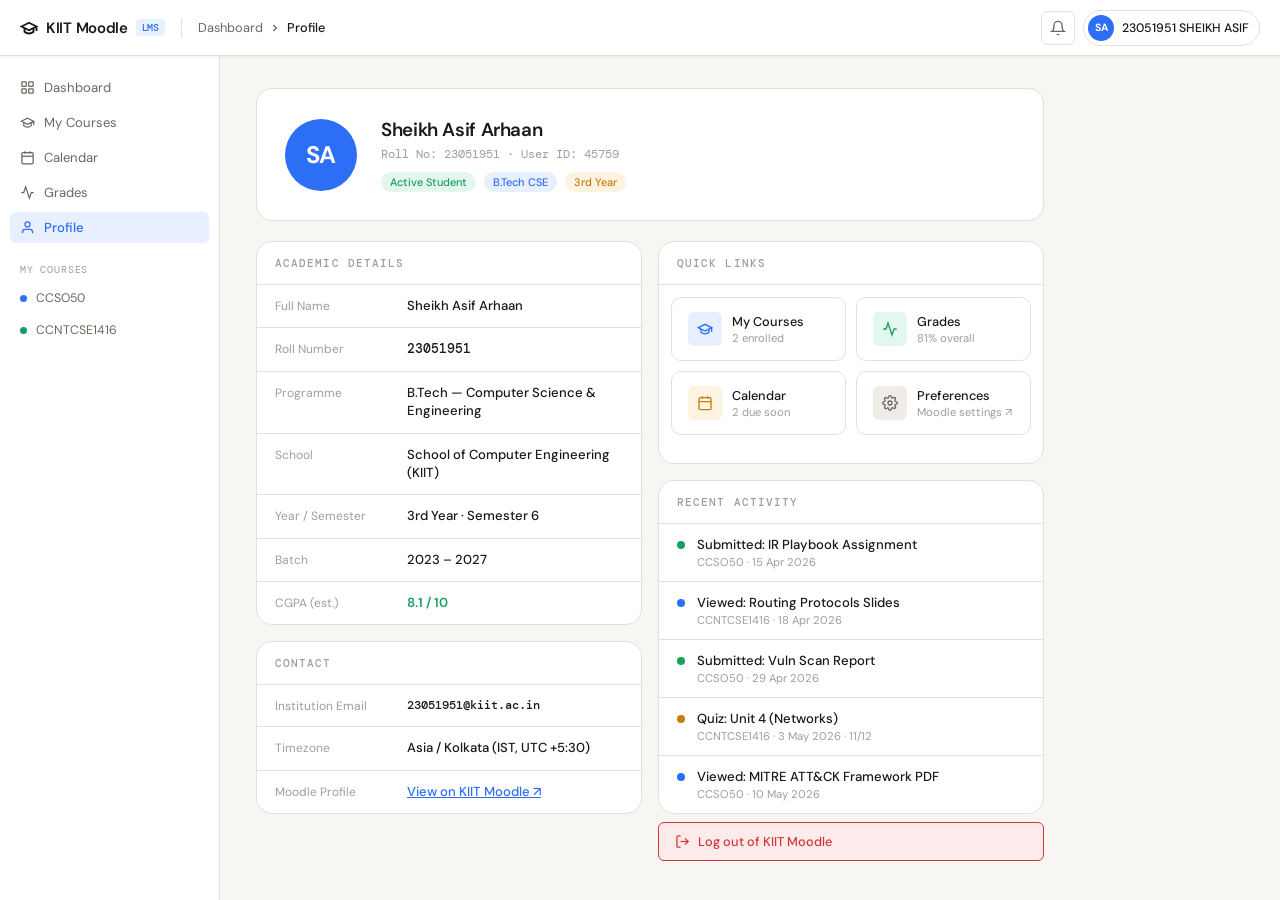
<file: profile.html>
<!DOCTYPE html>
<html lang="en">
<head>
  <meta charset="UTF-8" />
  <meta name="viewport" content="width=device-width, initial-scale=1.0" />
  <title>Profile — KIIT Dashboard</title>
  <link rel="preconnect" href="https://fonts.googleapis.com" />
  <link rel="preconnect" href="https://fonts.gstatic.com" crossorigin />
  <link href="https://fonts.googleapis.com/css2?family=DM+Mono:wght@400;500&family=DM+Sans:opsz,wght@9..40,400;9..40,500;9..40,600&display=swap" rel="stylesheet" />
  <style>
    :root{--bg:#f7f6f3;--surface:#fff;--surface-2:#f0ede8;--border:#e4e0d8;--border-strong:#ccc8be;--text:#1a1916;--text-2:#6b6760;--text-3:#a09d99;--accent:#2d6ef7;--accent-light:#e8effe;--green:#1a9e5e;--green-light:#e4f7ef;--amber:#c67b13;--amber-light:#fef3e0;--red:#d63535;--red-light:#fdeaea;--radius-sm:6px;--radius:10px;--radius-lg:16px;--shadow:0 4px 16px rgba(0,0,0,.08);--nav-h:56px;--sidebar-w:220px;--font-body:'DM Sans',sans-serif;--font-mono:'DM Mono',monospace}
    *,*::before,*::after{box-sizing:border-box;margin:0;padding:0}
    html{font-size:15px;-webkit-font-smoothing:antialiased}
    body{font-family:var(--font-body);background:var(--bg);color:var(--text);min-height:100vh}
    a{color:inherit;text-decoration:none}
    button{cursor:pointer;font-family:inherit}
    ::-webkit-scrollbar{width:6px}::-webkit-scrollbar-track{background:transparent}::-webkit-scrollbar-thumb{background:var(--border-strong);border-radius:999px}

    .topnav{position:fixed;top:0;left:0;right:0;z-index:100;height:var(--nav-h);background:var(--surface);border-bottom:1px solid var(--border);display:flex;align-items:center;padding:0 20px;gap:12px;box-shadow:0 1px 3px rgba(0,0,0,.06)}
    .topnav__logo{font-weight:600;font-size:1rem;letter-spacing:-.02em;display:flex;align-items:center;gap:8px}
    .topnav__logo .badge{font-family:var(--font-mono);font-size:.65rem;background:var(--accent-light);color:var(--accent);padding:2px 6px;border-radius:4px;font-weight:500}
    .topnav__sep{width:1px;height:20px;background:var(--border);margin:0 4px}
    .topnav__breadcrumb{font-size:.85rem;color:var(--text-2);display:flex;align-items:center;gap:6px}
    .topnav__breadcrumb .active{color:var(--text);font-weight:500}
    .topnav__right{margin-left:auto;display:flex;align-items:center;gap:8px}
    .icon-btn{width:34px;height:34px;border:1px solid var(--border);border-radius:var(--radius-sm);background:transparent;display:inline-flex;align-items:center;justify-content:center;color:var(--text-2);transition:background .15s}
    .icon-btn:hover{background:var(--surface-2)}
    .icon-btn svg{width:16px;height:16px}
    .avatar-btn{display:flex;align-items:center;gap:8px;padding:4px 10px 4px 4px;border:1px solid var(--border);border-radius:999px;background:transparent;font-size:.82rem;font-weight:500;transition:background .15s}
    .avatar-btn:hover{background:var(--surface-2)}
    .avatar-btn .avatar{width:26px;height:26px;border-radius:999px;background:var(--accent);color:#fff;font-size:.7rem;font-weight:700;display:flex;align-items:center;justify-content:center}

    .layout{display:flex;padding-top:var(--nav-h);min-height:100vh}
    .sidebar{width:var(--sidebar-w);flex-shrink:0;position:sticky;top:var(--nav-h);height:calc(100vh - var(--nav-h));overflow-y:auto;background:var(--surface);border-right:1px solid var(--border);padding:16px 10px;display:flex;flex-direction:column;gap:4px}
    .sidebar__label{font-family:var(--font-mono);font-size:.68rem;letter-spacing:.08em;text-transform:uppercase;color:var(--text-3);padding:8px 10px 4px;margin-top:8px}
    .sidebar__item{display:flex;align-items:center;gap:9px;padding:7px 10px;border-radius:var(--radius-sm);font-size:.875rem;color:var(--text-2);transition:background .13s,color .13s}
    .sidebar__item:hover{background:var(--surface-2);color:var(--text)}
    .sidebar__item.active{background:var(--accent-light);color:var(--accent);font-weight:500}
    .sidebar__item svg{width:15px;height:15px;flex-shrink:0}
    .sidebar__course{display:flex;align-items:center;gap:9px;padding:6px 10px;border-radius:var(--radius-sm);font-size:.82rem;color:var(--text-2);transition:background .13s}
    .sidebar__course:hover{background:var(--surface-2);color:var(--text)}
    .sidebar__course .dot{width:7px;height:7px;border-radius:50%;flex-shrink:0}
    .main{flex:1;padding:32px 36px;max-width:860px}

    /* Profile hero */
    .profile-hero{background:var(--surface);border:1px solid var(--border);border-radius:var(--radius-lg);padding:28px;display:flex;align-items:center;gap:24px;margin-bottom:20px}
    .profile-avatar{width:72px;height:72px;border-radius:50%;background:var(--accent);color:#fff;font-size:1.6rem;font-weight:700;display:flex;align-items:center;justify-content:center;flex-shrink:0;letter-spacing:-.02em}
    .profile-hero__info{}
    .profile-hero__name{font-size:1.25rem;font-weight:600;letter-spacing:-.02em;margin-bottom:4px}
    .profile-hero__id{font-family:var(--font-mono);font-size:.78rem;color:var(--text-3);margin-bottom:10px}
    .profile-hero__pills{display:flex;gap:8px;flex-wrap:wrap}
    .pill{display:inline-flex;align-items:center;gap:4px;padding:3px 9px;border-radius:999px;font-size:.73rem;font-weight:500}
    .pill--green{background:var(--green-light);color:var(--green)}
    .pill--blue{background:var(--accent-light);color:var(--accent)}
    .pill--amber{background:var(--amber-light);color:var(--amber)}

    /* Two-col */
    .two-col{display:grid;grid-template-columns:1fr 1fr;gap:16px}
    @media(max-width:700px){.two-col{grid-template-columns:1fr}}

    /* Info card */
    .info-card{background:var(--surface);border:1px solid var(--border);border-radius:var(--radius-lg);overflow:hidden;margin-bottom:16px}
    .info-card__header{padding:14px 18px;border-bottom:1px solid var(--border);font-family:var(--font-mono);font-size:.72rem;text-transform:uppercase;letter-spacing:.1em;color:var(--text-3);font-weight:500}
    .info-row{display:flex;align-items:flex-start;padding:12px 18px;border-bottom:1px solid var(--border);gap:12px}
    .info-row:last-child{border-bottom:none}
    .info-row__label{font-size:.8rem;color:var(--text-3);min-width:120px;flex-shrink:0;padding-top:1px}
    .info-row__value{font-size:.875rem;color:var(--text);font-weight:500;line-height:1.4}

    /* Activity list */
    .activity-card{background:var(--surface);border:1px solid var(--border);border-radius:var(--radius-lg);overflow:hidden}
    .activity-card__header{padding:14px 18px;border-bottom:1px solid var(--border);font-family:var(--font-mono);font-size:.72rem;text-transform:uppercase;letter-spacing:.1em;color:var(--text-3);font-weight:500}
    .activity-item{display:flex;align-items:flex-start;gap:12px;padding:12px 18px;border-bottom:1px solid var(--border);transition:background .13s}
    .activity-item:last-child{border-bottom:none}
    .activity-item:hover{background:var(--surface-2)}
    .activity-dot{width:8px;height:8px;border-radius:50%;flex-shrink:0;margin-top:5px}
    .activity-name{font-size:.875rem;font-weight:500;color:var(--text);margin-bottom:2px}
    .activity-meta{font-size:.75rem;color:var(--text-3)}

    /* Quick links */
    .quick-links{display:grid;grid-template-columns:1fr 1fr;gap:10px;margin-bottom:16px}
    .quick-link{display:flex;align-items:center;gap:10px;padding:14px 16px;background:var(--surface);border:1px solid var(--border);border-radius:var(--radius);transition:background .13s,border-color .13s,box-shadow .2s;cursor:pointer}
    .quick-link:hover{background:var(--surface-2);border-color:var(--border-strong);box-shadow:var(--shadow)}
    .quick-link__icon{width:34px;height:34px;border-radius:var(--radius-sm);display:flex;align-items:center;justify-content:center;flex-shrink:0}
    .quick-link__icon svg{width:16px;height:16px}
    .quick-link__label{font-size:.85rem;font-weight:500}
    .quick-link__sub{font-size:.75rem;color:var(--text-3);margin-top:1px}

    /* Logout button */
    .logout-btn{display:flex;align-items:center;gap:8px;padding:10px 16px;background:var(--red-light);border:1px solid var(--red);border-radius:var(--radius-sm);color:var(--red);font-size:.85rem;font-weight:500;width:100%;transition:background .13s;margin-top:8px}
    .logout-btn:hover{background:#f8d0d0}
    .logout-btn svg{width:15px;height:15px}

    @media(max-width:900px){.sidebar{display:none}.main{padding:20px 16px}}
    @keyframes fadeUp{from{opacity:0;transform:translateY(8px)}to{opacity:1;transform:translateY(0)}}
    .fade-up{animation:fadeUp .25s ease both}
  </style>
</head>
<body>

<nav class="topnav">
  <a href="index.html" class="topnav__logo">
    <svg width="18" height="18" viewBox="0 0 24 24" fill="none" stroke="currentColor" stroke-width="2.5"><path d="M22 10v6M2 10l10-5 10 5-10 5z"/><path d="M6 12v5c3 3 9 3 12 0v-5"/></svg>
    KIIT Moodle <span class="badge">LMS</span>
  </a>
  <div class="topnav__sep"></div>
  <div class="topnav__breadcrumb">
    <a href="index.html" style="color:var(--text-2)">Dashboard</a>
    <svg width="12" height="12" viewBox="0 0 24 24" fill="none" stroke="currentColor" stroke-width="2.5"><polyline points="9 18 15 12 9 6"/></svg>
    <span class="active">Profile</span>
  </div>
  <div class="topnav__right">
    <button class="icon-btn"><svg viewBox="0 0 24 24" fill="none" stroke="currentColor" stroke-width="2"><path d="M18 8A6 6 0 006 8c0 7-3 9-3 9h18s-3-2-3-9"/><path d="M13.73 21a2 2 0 01-3.46 0"/></svg></button>
    <a href="profile.html" class="avatar-btn"><div class="avatar">SA</div>23051951 SHEIKH ASIF</a>
  </div>
</nav>

<div class="layout">
  <aside class="sidebar">
    <a href="index.html" class="sidebar__item"><svg viewBox="0 0 24 24" fill="none" stroke="currentColor" stroke-width="2"><rect x="3" y="3" width="7" height="7" rx="1"/><rect x="14" y="3" width="7" height="7" rx="1"/><rect x="3" y="14" width="7" height="7" rx="1"/><rect x="14" y="14" width="7" height="7" rx="1"/></svg>Dashboard</a>
    <a href="courses.html" class="sidebar__item"><svg viewBox="0 0 24 24" fill="none" stroke="currentColor" stroke-width="2"><path d="M22 10v6M2 10l10-5 10 5-10 5z"/><path d="M6 12v5c3 3 9 3 12 0v-5"/></svg>My Courses</a>
    <a href="calendar.html" class="sidebar__item"><svg viewBox="0 0 24 24" fill="none" stroke="currentColor" stroke-width="2"><rect x="3" y="4" width="18" height="18" rx="2"/><line x1="16" y1="2" x2="16" y2="6"/><line x1="8" y1="2" x2="8" y2="6"/><line x1="3" y1="10" x2="21" y2="10"/></svg>Calendar</a>
    <a href="grades.html" class="sidebar__item"><svg viewBox="0 0 24 24" fill="none" stroke="currentColor" stroke-width="2"><polyline points="22 12 18 12 15 21 9 3 6 12 2 12"/></svg>Grades</a>
    <a href="profile.html" class="sidebar__item active"><svg viewBox="0 0 24 24" fill="none" stroke="currentColor" stroke-width="2"><path d="M20 21v-2a4 4 0 00-4-4H8a4 4 0 00-4 4v2"/><circle cx="12" cy="7" r="4"/></svg>Profile</a>
    <div class="sidebar__label">My Courses</div>
    <a href="courses.html#ccso50" class="sidebar__course"><div class="dot" style="background:#2d6ef7"></div>CCSO50</a>
    <a href="courses.html#ccnt" class="sidebar__course"><div class="dot" style="background:#1a9e5e"></div>CCNTCSE1416</a>
  </aside>

  <main class="main">

    <!-- Hero -->
    <div class="profile-hero fade-up">
      <div class="profile-avatar">SA</div>
      <div class="profile-hero__info">
        <div class="profile-hero__name">Sheikh Asif Arhaan</div>
        <div class="profile-hero__id">Roll No: 23051951 · User ID: 45759</div>
        <div class="profile-hero__pills">
          <span class="pill pill--green">Active Student</span>
          <span class="pill pill--blue">B.Tech CSE</span>
          <span class="pill pill--amber">3rd Year</span>
        </div>
      </div>
    </div>

    <div class="two-col">
      <!-- Left col -->
      <div>
        <!-- Academic info -->
        <div class="info-card fade-up">
          <div class="info-card__header">Academic Details</div>
          <div class="info-row">
            <div class="info-row__label">Full Name</div>
            <div class="info-row__value">Sheikh Asif Arhaan</div>
          </div>
          <div class="info-row">
            <div class="info-row__label">Roll Number</div>
            <div class="info-row__value" style="font-family:var(--font-mono)">23051951</div>
          </div>
          <div class="info-row">
            <div class="info-row__label">Programme</div>
            <div class="info-row__value">B.Tech — Computer Science & Engineering</div>
          </div>
          <div class="info-row">
            <div class="info-row__label">School</div>
            <div class="info-row__value">School of Computer Engineering (KIIT)</div>
          </div>
          <div class="info-row">
            <div class="info-row__label">Year / Semester</div>
            <div class="info-row__value">3rd Year · Semester 6</div>
          </div>
          <div class="info-row">
            <div class="info-row__label">Batch</div>
            <div class="info-row__value">2023 – 2027</div>
          </div>
          <div class="info-row">
            <div class="info-row__label">CGPA (est.)</div>
            <div class="info-row__value" style="color:var(--green);font-weight:600">8.1 / 10</div>
          </div>
        </div>

        <!-- Contact info -->
        <div class="info-card fade-up">
          <div class="info-card__header">Contact</div>
          <div class="info-row">
            <div class="info-row__label">Institution Email</div>
            <div class="info-row__value" style="font-family:var(--font-mono);font-size:.8rem">23051951@kiit.ac.in</div>
          </div>
          <div class="info-row">
            <div class="info-row__label">Timezone</div>
            <div class="info-row__value">Asia / Kolkata (IST, UTC +5:30)</div>
          </div>
          <div class="info-row">
            <div class="info-row__label">Moodle Profile</div>
            <div class="info-row__value"><a href="https://kiitmoodle.in/user/profile.php?id=45759" target="_blank" style="color:var(--accent);text-decoration:underline">View on KIIT Moodle ↗</a></div>
          </div>
        </div>
      </div>

      <!-- Right col -->
      <div>
        <!-- Quick links -->
        <div class="info-card fade-up">
          <div class="info-card__header">Quick Links</div>
          <div style="padding:12px">
            <div class="quick-links">
              <a href="courses.html" class="quick-link">
                <div class="quick-link__icon" style="background:var(--accent-light);color:var(--accent)"><svg viewBox="0 0 24 24" fill="none" stroke="currentColor" stroke-width="2"><path d="M22 10v6M2 10l10-5 10 5-10 5z"/><path d="M6 12v5c3 3 9 3 12 0v-5"/></svg></div>
                <div><div class="quick-link__label">My Courses</div><div class="quick-link__sub">2 enrolled</div></div>
              </a>
              <a href="grades.html" class="quick-link">
                <div class="quick-link__icon" style="background:var(--green-light);color:var(--green)"><svg viewBox="0 0 24 24" fill="none" stroke="currentColor" stroke-width="2"><polyline points="22 12 18 12 15 21 9 3 6 12 2 12"/></svg></div>
                <div><div class="quick-link__label">Grades</div><div class="quick-link__sub">81% overall</div></div>
              </a>
              <a href="calendar.html" class="quick-link">
                <div class="quick-link__icon" style="background:var(--amber-light);color:var(--amber)"><svg viewBox="0 0 24 24" fill="none" stroke="currentColor" stroke-width="2"><rect x="3" y="4" width="18" height="18" rx="2"/><line x1="16" y1="2" x2="16" y2="6"/><line x1="8" y1="2" x2="8" y2="6"/><line x1="3" y1="10" x2="21" y2="10"/></svg></div>
                <div><div class="quick-link__label">Calendar</div><div class="quick-link__sub">2 due soon</div></div>
              </a>
              <a href="https://kiitmoodle.in/user/preferences.php" target="_blank" class="quick-link">
                <div class="quick-link__icon" style="background:var(--surface-2);color:var(--text-2)"><svg viewBox="0 0 24 24" fill="none" stroke="currentColor" stroke-width="2"><circle cx="12" cy="12" r="3"/><path d="M19.4 15a1.65 1.65 0 00.33 1.82l.06.06a2 2 0 010 2.83 2 2 0 01-2.83 0l-.06-.06a1.65 1.65 0 00-1.82-.33 1.65 1.65 0 00-1 1.51V21a2 2 0 01-2 2 2 2 0 01-2-2v-.09A1.65 1.65 0 009 19.4a1.65 1.65 0 00-1.82.33l-.06.06a2 2 0 01-2.83 0 2 2 0 010-2.83l.06-.06A1.65 1.65 0 004.68 15a1.65 1.65 0 00-1.51-1H3a2 2 0 01-2-2 2 2 0 012-2h.09A1.65 1.65 0 004.6 9a1.65 1.65 0 00-.33-1.82l-.06-.06a2 2 0 010-2.83 2 2 0 012.83 0l.06.06A1.65 1.65 0 009 4.68a1.65 1.65 0 001-1.51V3a2 2 0 012-2 2 2 0 012 2v.09a1.65 1.65 0 001 1.51 1.65 1.65 0 001.82-.33l.06-.06a2 2 0 012.83 0 2 2 0 010 2.83l-.06.06A1.65 1.65 0 0019.4 9a1.65 1.65 0 001.51 1H21a2 2 0 012 2 2 2 0 01-2 2h-.09a1.65 1.65 0 00-1.51 1z"/></svg></div>
                <div><div class="quick-link__label">Preferences</div><div class="quick-link__sub">Moodle settings ↗</div></div>
              </a>
            </div>
          </div>
        </div>

        <!-- Recent activity -->
        <div class="activity-card fade-up">
          <div class="activity-card__header">Recent Activity</div>
          <div class="activity-item">
            <div class="activity-dot" style="background:var(--green)"></div>
            <div>
              <div class="activity-name">Submitted: IR Playbook Assignment</div>
              <div class="activity-meta">CCSO50 · 15 Apr 2026</div>
            </div>
          </div>
          <div class="activity-item">
            <div class="activity-dot" style="background:var(--accent)"></div>
            <div>
              <div class="activity-name">Viewed: Routing Protocols Slides</div>
              <div class="activity-meta">CCNTCSE1416 · 18 Apr 2026</div>
            </div>
          </div>
          <div class="activity-item">
            <div class="activity-dot" style="background:var(--green)"></div>
            <div>
              <div class="activity-name">Submitted: Vuln Scan Report</div>
              <div class="activity-meta">CCSO50 · 29 Apr 2026</div>
            </div>
          </div>
          <div class="activity-item">
            <div class="activity-dot" style="background:var(--amber)"></div>
            <div>
              <div class="activity-name">Quiz: Unit 4 (Networks)</div>
              <div class="activity-meta">CCNTCSE1416 · 3 May 2026 · 11/12</div>
            </div>
          </div>
          <div class="activity-item">
            <div class="activity-dot" style="background:var(--accent)"></div>
            <div>
              <div class="activity-name">Viewed: MITRE ATT&amp;CK Framework PDF</div>
              <div class="activity-meta">CCSO50 · 10 May 2026</div>
            </div>
          </div>
        </div>

        <!-- Logout -->
        <button class="logout-btn fade-up" onclick="alert('This is a demo site. Log out at kiitmoodle.in')">
          <svg viewBox="0 0 24 24" fill="none" stroke="currentColor" stroke-width="2"><path d="M9 21H5a2 2 0 01-2-2V5a2 2 0 012-2h4"/><polyline points="16 17 21 12 16 7"/><line x1="21" y1="12" x2="9" y2="12"/></svg>
          Log out of KIIT Moodle
        </button>
      </div>
    </div>

  </main>
</div>
</body>
</html>
</file>
